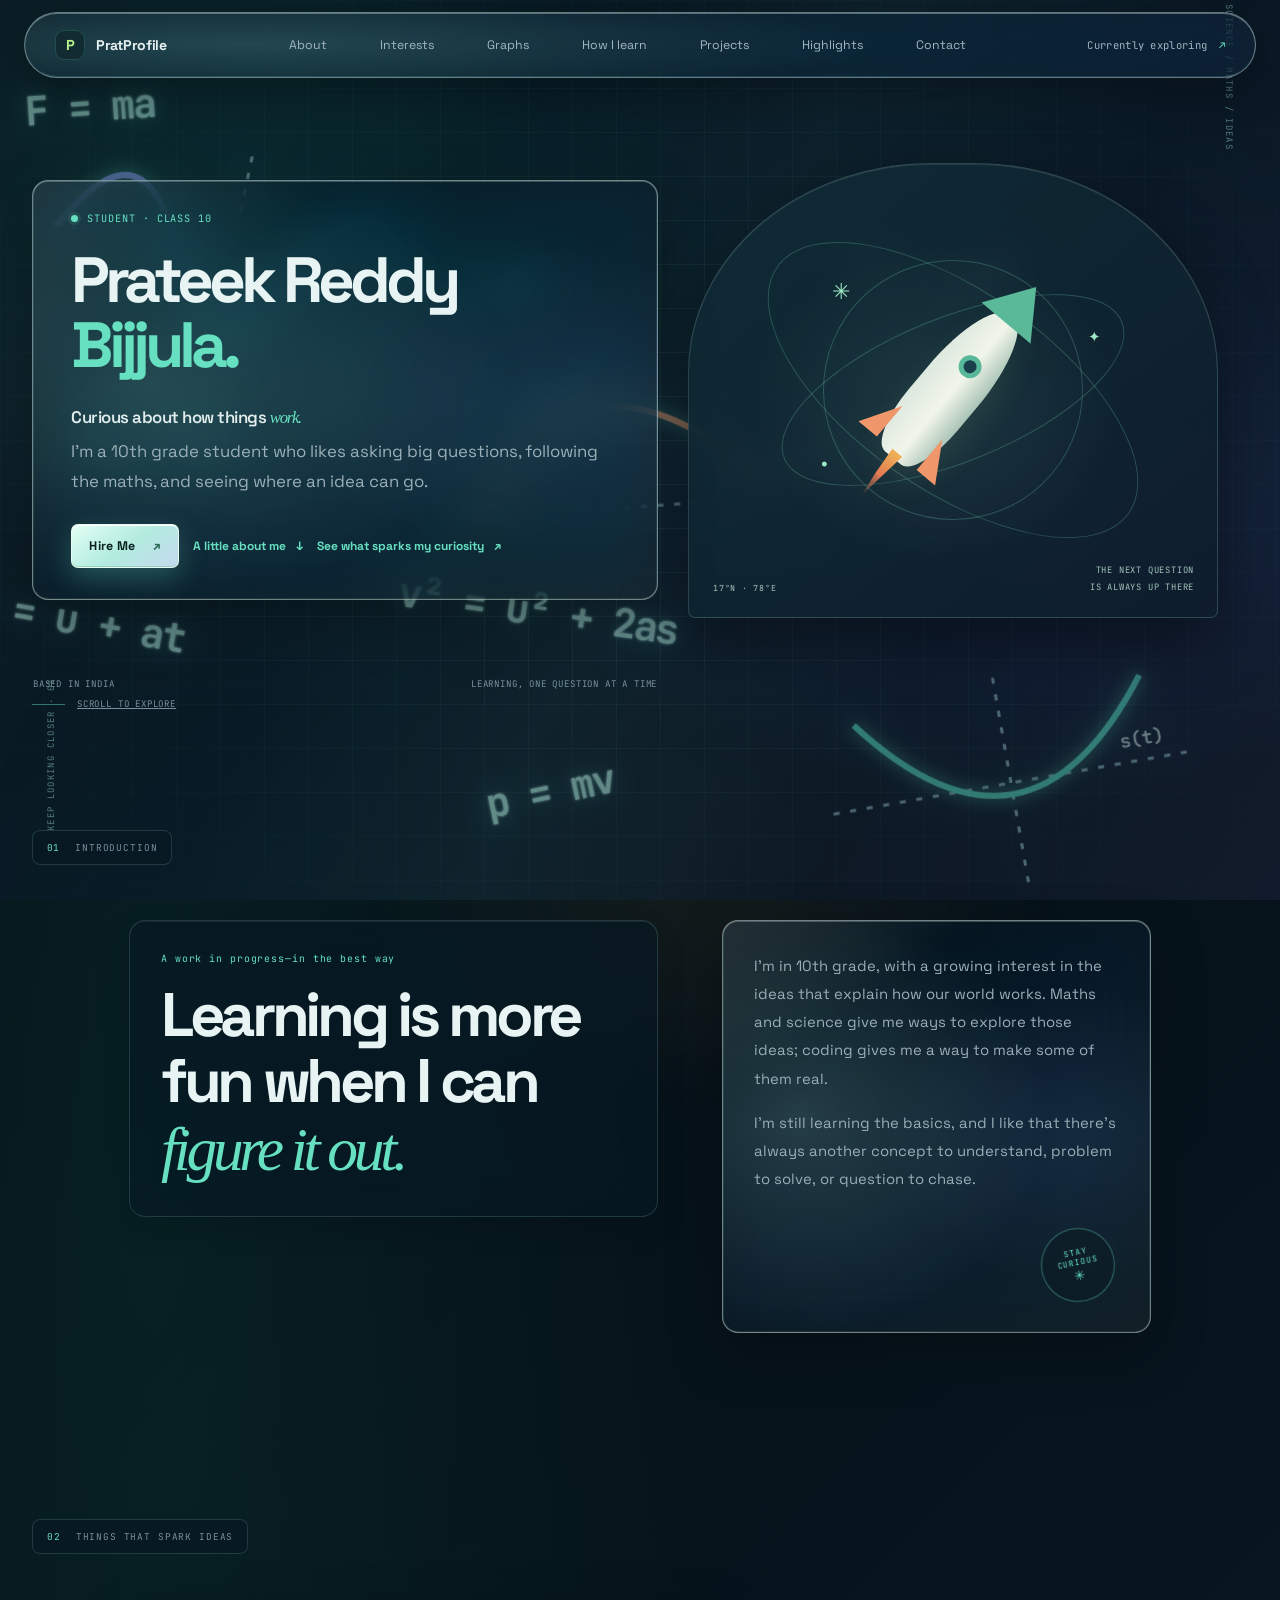
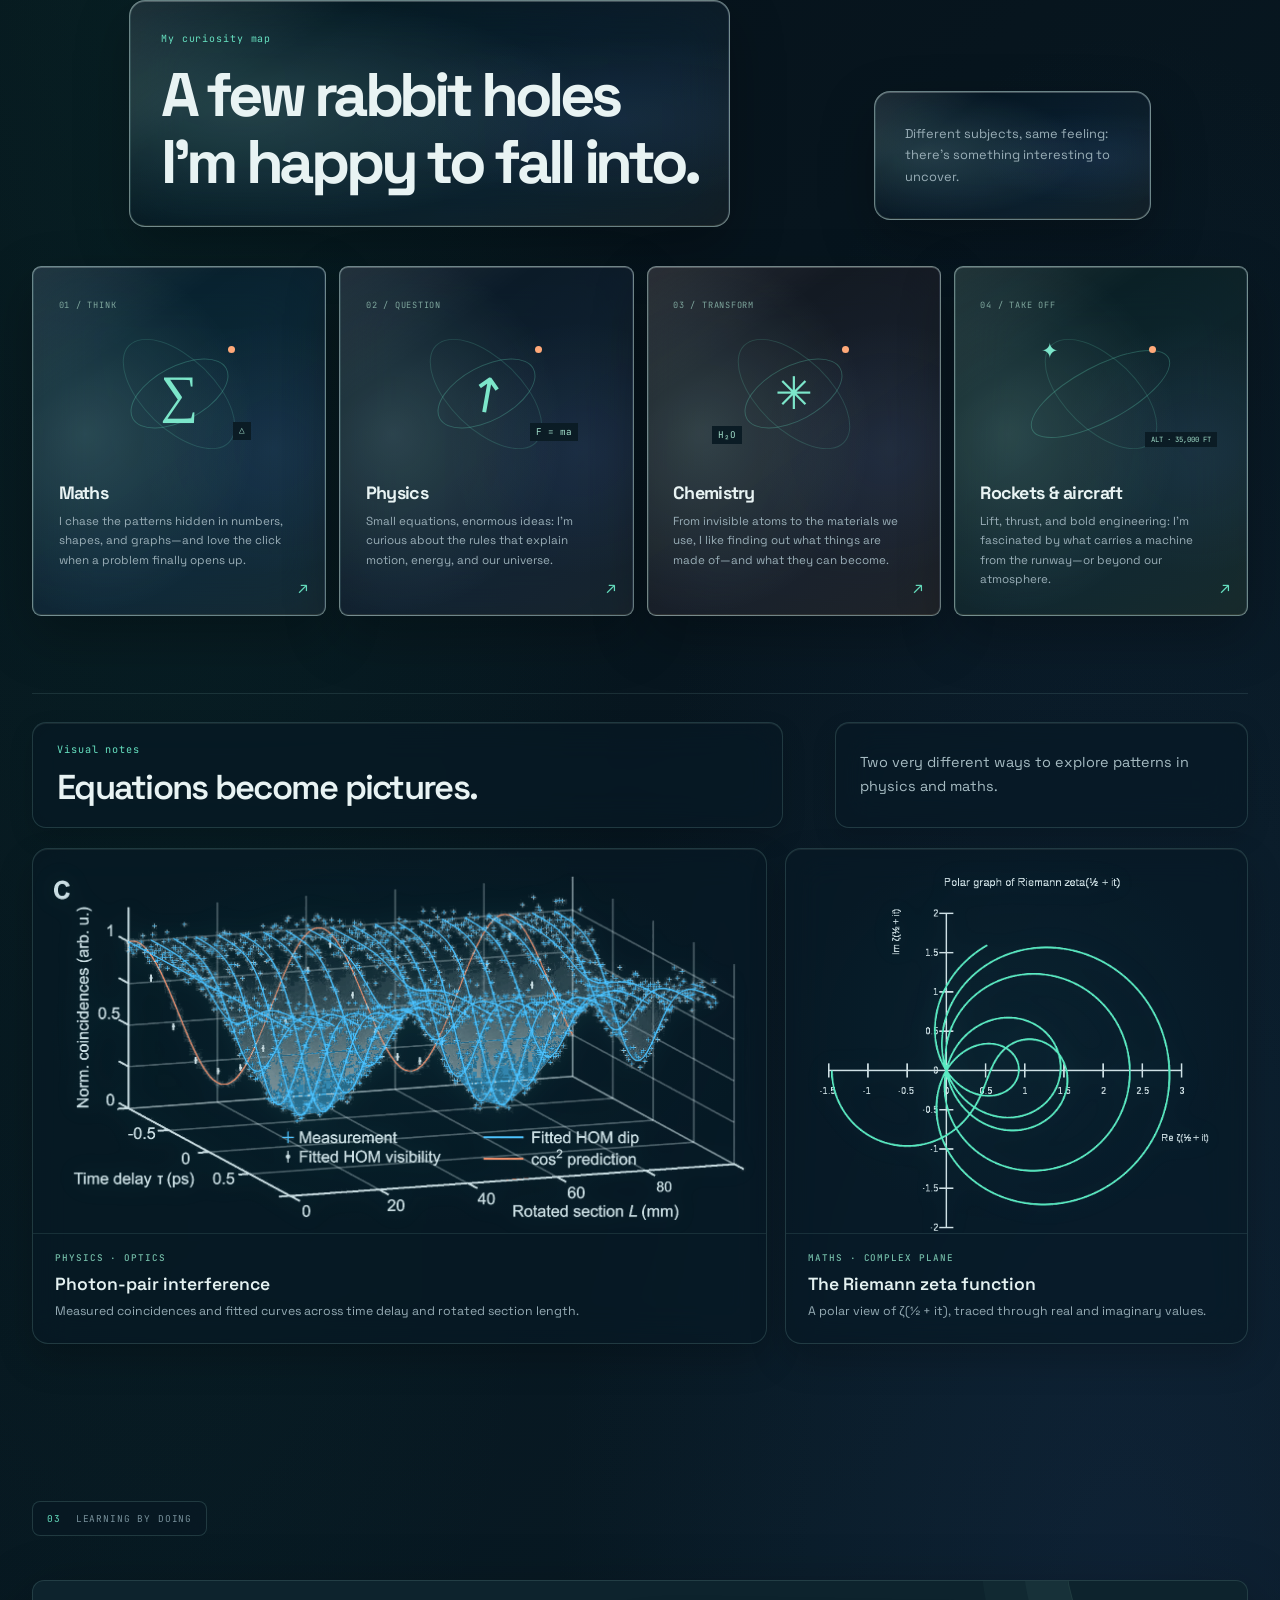
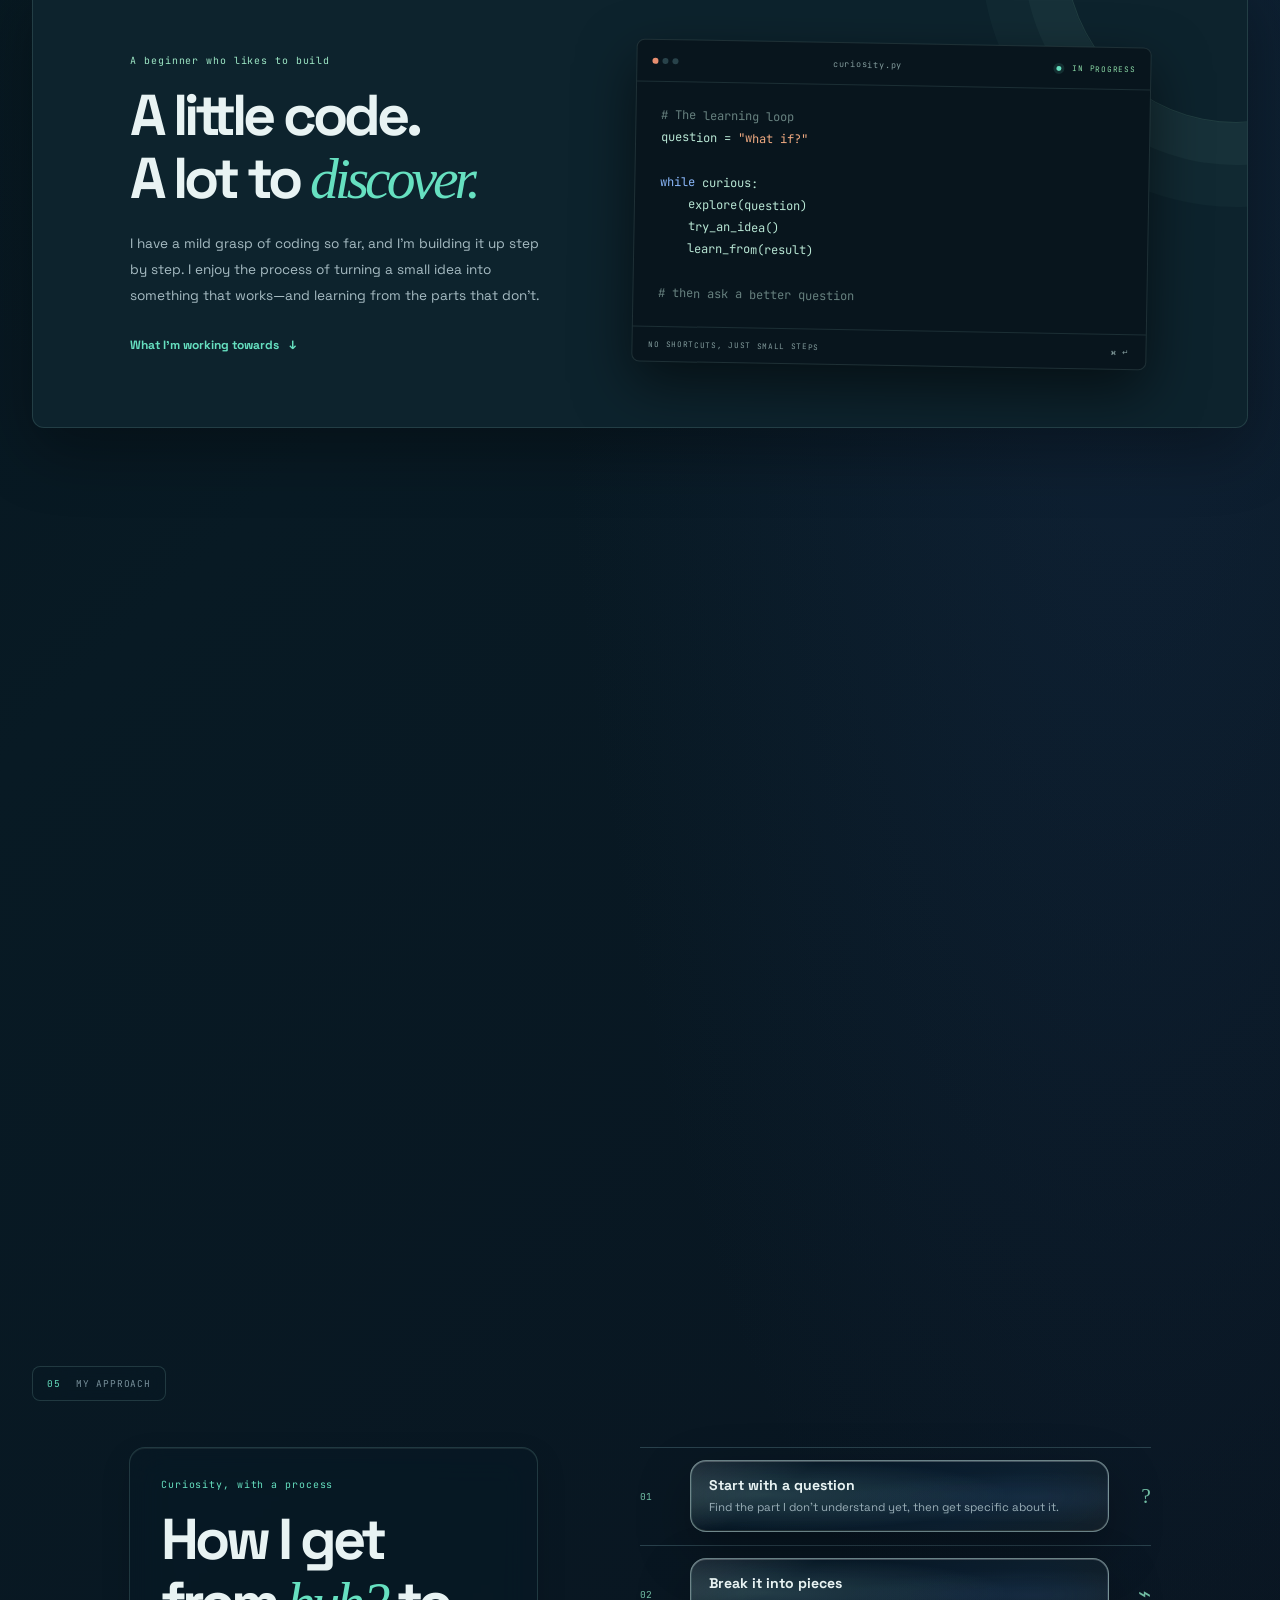
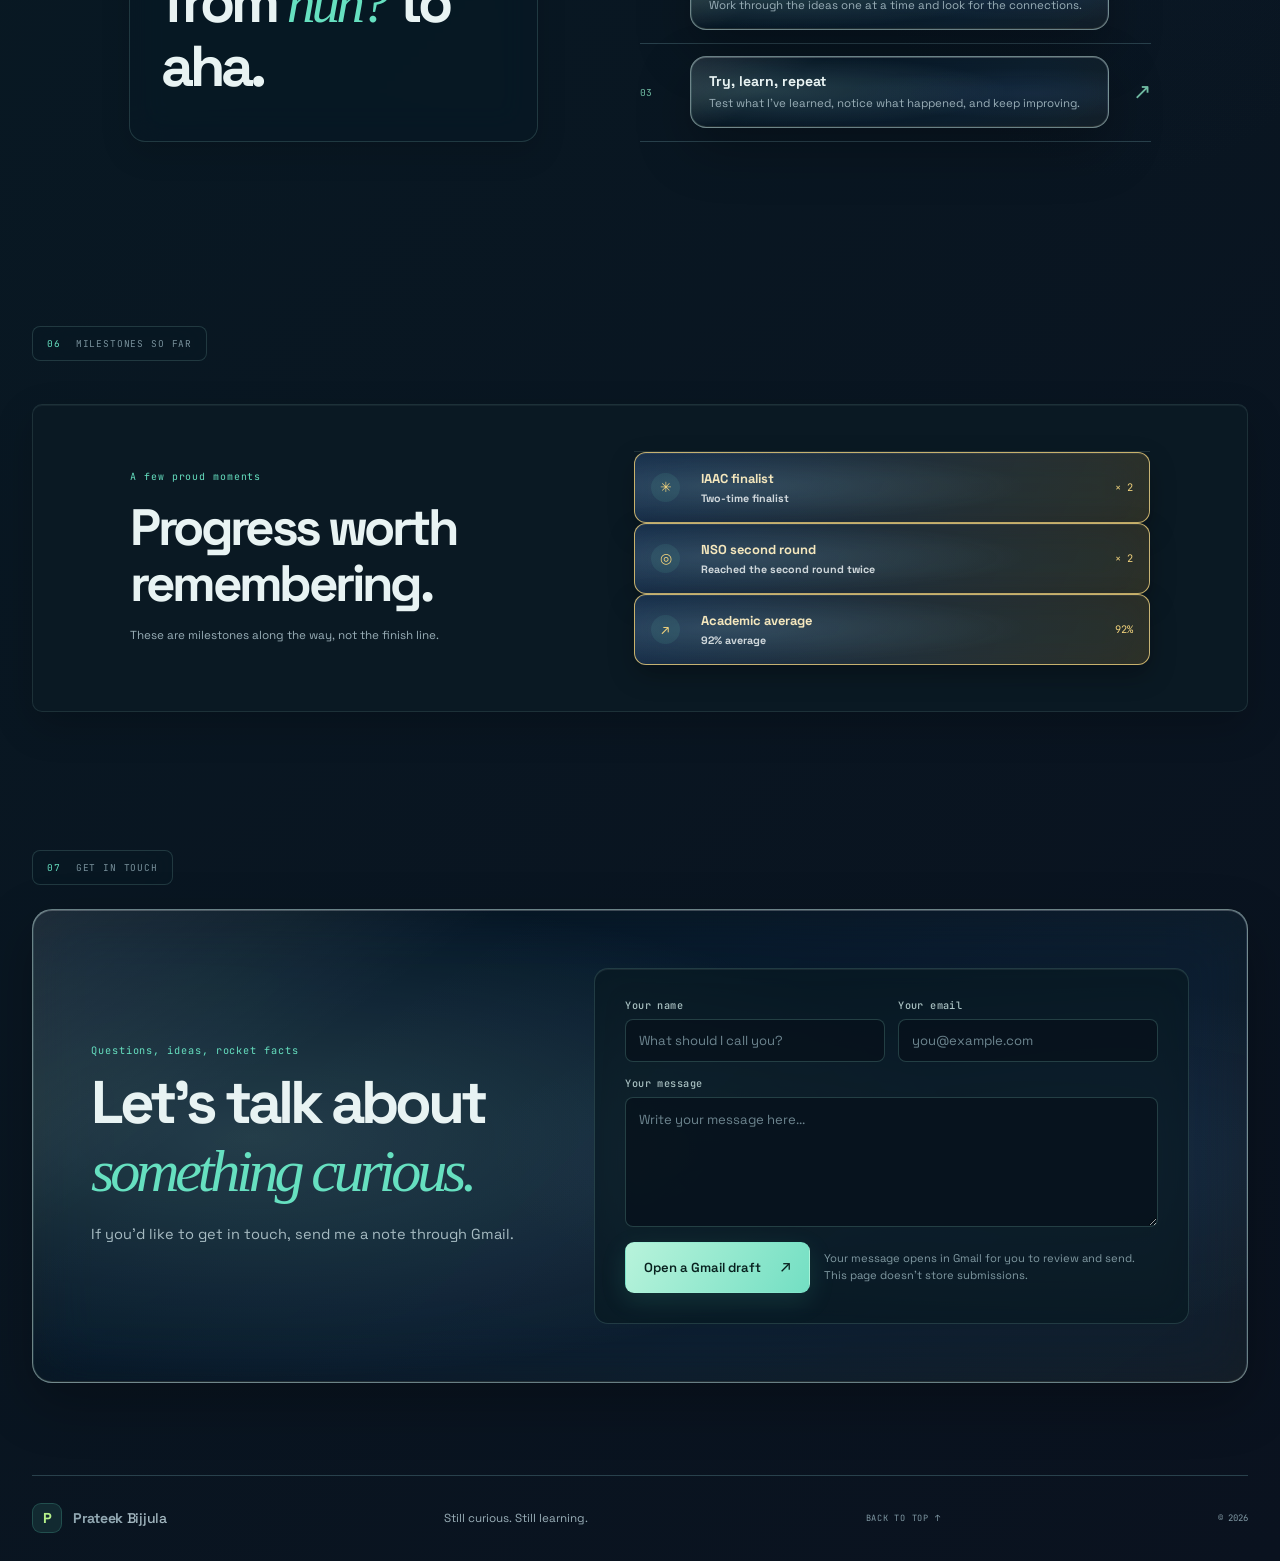
<file: index.html>
<!DOCTYPE html>
<html lang="en">
  <head>
    <meta charset="UTF-8" />
    <meta name="viewport" content="width=device-width, initial-scale=1.0" />
    <meta name="theme-color" content="#07131d" />
    <meta name="description" content="Meet Prateek Reddy Bijjula, a 10th grade student curious about maths, science, coding, rockets and aircraft." />
    <title>About Prateek | Student, maker &amp; curious mind</title>
    <link rel="preconnect" href="https://fonts.googleapis.com" />
    <link rel="preconnect" href="https://fonts.gstatic.com" crossorigin />
    <link href="https://fonts.googleapis.com/css2?family=JetBrains+Mono:wght@400;500;600;700&family=Space+Grotesk:wght@400;500;600;700&display=swap" rel="stylesheet" />
    <link rel="stylesheet" href="style.css" />
    <link rel="stylesheet" href="theme.css" />
  </head>
  <body>
    <div class="equation-wall" aria-hidden="true">
      <span class="wall-formula formula-one">F = ma</span>
      <span class="wall-formula formula-two">E = mc²</span>
      <span class="wall-formula formula-three">s = ut + ½at²</span>
      <span class="wall-formula formula-four">v = u + at</span>
      <span class="wall-formula formula-five">p = mv</span>
      <span class="wall-formula formula-six">PV = nRT</span>
      <span class="wall-formula formula-seven">W = Fs</span>
      <span class="wall-formula formula-eight">v² = u² + 2as</span>
      <svg class="wall-graph graph-one" viewBox="0 0 260 160"><path class="graph-axis" d="M12 80H248 M130 10V150"/><path class="graph-curve curve-parabola" d="M35 25 Q130 150 225 25"/><text x="205" y="70">s(t)</text></svg>
      <svg class="wall-graph graph-two" viewBox="0 0 260 160"><path class="graph-axis" d="M12 80H248 M130 10V150"/><path class="graph-curve curve-sine" d="M15 80 C42 25 68 25 95 80 S148 135 175 80 S228 25 245 60"/><text x="203" y="122">v(t)</text></svg>
      <svg class="wall-graph graph-three" viewBox="0 0 260 160"><path class="graph-axis" d="M12 130H248 M35 10V150"/><path class="graph-curve curve-flight" d="M35 128 Q115 -2 235 128"/><text x="199" y="115">projectile path</text></svg>
      <span class="wall-coordinate coordinate-one">SCIENCE / MATHS / IDEAS</span>
      <span class="wall-coordinate coordinate-two">KEEP LOOKING CLOSER · 01</span>
    </div>
    <header class="topbar">
      <a class="brand" href="#home" aria-label="PratProfile home"><span class="brand-mark">P</span><span>PratProfile</span></a>
      <nav class="nav" aria-label="Main navigation">
        <a href="#about">About</a><a href="#curiosity">Interests</a><a href="#graphs">Graphs</a><a href="#learning">How I learn</a><a href="#projects">Projects</a><a href="#highlights">Highlights</a><a href="#contact">Contact</a>
      </nav>
      <a class="nav-note" href="#curiosity">Currently exploring <span>↗</span></a>
    </header>

    <main id="home">
      <section class="hero" aria-labelledby="hero-title">
        <div class="hero-copy">
          <p class="eyebrow"><span class="status-dot"></span> STUDENT · CLASS 10</p>
          <h1 id="hero-title">Prateek Reddy<br /><span class="name-last">Bijjula.</span></h1>
          <p class="hero-intro"><span class="hero-mantra">Curious about how things <span class="accent-word">work.</span></span><br />I’m a 10th grade student who likes asking big questions, following the maths, and seeing where an idea can go.</p>
          <div class="hero-actions"><a class="button button-primary hire-button" href="#contact-name">Hire Me <span>↗</span></a><a class="text-link" href="#about">A little about me <span>↓</span></a><a class="text-link" href="#curiosity">See what sparks my curiosity <span>↗</span></a></div>
          <div class="hero-foot"><span>BASED IN INDIA</span><span>LEARNING, ONE QUESTION AT A TIME</span></div>
        </div>
        <div class="hero-art" aria-label="Illustration of a paper rocket among orbit lines and stars">
          <div class="art-topline"><span>FIELD NOTES</span><span>01 / ∞</span></div>
          <div class="orbit orbit-one"></div><div class="orbit orbit-two"></div><div class="orbit orbit-three"></div>
          <div class="star star-one">✳</div><div class="star star-two">✦</div><div class="star star-three">·</div>
          <div class="rocket"><span class="rocket-window"></span><span class="rocket-fin fin-left"></span><span class="rocket-fin fin-right"></span><span class="rocket-flame"></span></div>
          <div class="art-caption"><span>THE NEXT QUESTION</span><span>IS ALWAYS UP THERE</span></div>
          <span class="art-coordinate">17°N · 78°E</span>
        </div>
        <a class="scroll-cue" href="#about"><span class="scroll-line"></span> SCROLL TO EXPLORE</a>
      </section>

      <section class="about section" id="about" aria-labelledby="about-title">
        <div class="section-index"><span>01</span><span>INTRODUCTION</span></div>
        <div class="about-layout">
          <div><p class="eyebrow">A work in progress—in the best way</p><h2 id="about-title">Learning is more fun when I can <span class="serif-accent">figure it out.</span></h2></div>
          <div class="about-copy"><p>I’m in 10th grade, with a growing interest in the ideas that explain how our world works. Maths and science give me ways to explore those ideas; coding gives me a way to make some of them real.</p><p>I’m still learning the basics, and I like that there’s always another concept to understand, problem to solve, or question to chase.</p><div class="about-stamp"><span>STAY</span><span>CURIOUS</span><span class="stamp-star">✳</span></div></div>
        </div>
      </section>

      <section class="curiosity section" id="curiosity" aria-labelledby="curiosity-title">
        <div class="section-index"><span>02</span><span>THINGS THAT SPARK IDEAS</span></div>
        <div class="section-heading-row"><div><p class="eyebrow">My curiosity map</p><h2 id="curiosity-title">A few rabbit holes<br />I’m happy to fall into.</h2></div><p class="section-aside">Different subjects, same feeling: there’s something interesting to uncover.</p></div>
        <div class="interest-grid">
          <a class="interest-card interest-math" href="subjects/maths.html"><span class="card-number">01 / THINK</span><div class="interest-illustration math-illustration" aria-hidden="true"><span>∑</span><i></i><b>△</b></div><h3>Maths</h3><p>I chase the patterns hidden in numbers, shapes, and graphs—and love the click when a problem finally opens up.</p><span class="card-arrow">↗</span></a>
          <a class="interest-card interest-physics" href="subjects/physics.html"><span class="card-number">02 / QUESTION</span><div class="interest-illustration physics-illustration" aria-hidden="true"><span>↗</span><i></i><b>F = ma</b></div><h3>Physics</h3><p>Small equations, enormous ideas: I’m curious about the rules that explain motion, energy, and our universe.</p><span class="card-arrow">↗</span></a>
          <a class="interest-card interest-chemistry" href="subjects/chemistry.html"><span class="card-number">03 / TRANSFORM</span><div class="interest-illustration chemistry-illustration" aria-hidden="true"><span>✳</span><i></i><b>H₂O</b></div><h3>Chemistry</h3><p>From invisible atoms to the materials we use, I like finding out what things are made of—and what they can become.</p><span class="card-arrow">↗</span></a>
          <a class="interest-card interest-flight" href="subjects/rockets-aircraft.html"><span class="card-number">04 / TAKE OFF</span><div class="interest-illustration flight-illustration" aria-hidden="true"><span>✦</span><i></i><b>ALT · 35,000 FT</b></div><h3>Rockets &amp; aircraft</h3><p>Lift, thrust, and bold engineering: I’m fascinated by what carries a machine from the runway—or beyond our atmosphere.</p><span class="card-arrow">↗</span></a>
        </div>
        <div class="graph-showcase" id="graphs">
          <div class="graph-showcase-heading"><div><p class="eyebrow">Visual notes</p><h3>Equations become pictures.</h3></div><p>Two very different ways to explore patterns in physics and maths.</p></div>
          <div class="graph-gallery">
            <figure class="graph-card graph-card-wide">
              <div class="graph-art"><img src="assets/photon-interference.png" alt="Three-dimensional photon-pair interference plot with measurement points and fitted curves" loading="lazy" /></div>
              <figcaption><span>PHYSICS · OPTICS</span><strong>Photon-pair interference</strong><p>Measured coincidences and fitted curves across time delay and rotated section length.</p></figcaption>
            </figure>
            <figure class="graph-card">
              <div class="graph-art"><img src="assets/riemann-zeta-polar.png" alt="Polar plot of the Riemann zeta function along the one-half plus i t line in the complex plane" loading="lazy" /></div>
              <figcaption><span>MATHS · COMPLEX PLANE</span><strong>The Riemann zeta function</strong><p>A polar view of ζ(½ + it), traced through real and imaginary values.</p></figcaption>
            </figure>
          </div>
        </div>
      </section>

      <section class="learning section" id="learning" aria-labelledby="learning-title">
        <div class="section-index"><span>03</span><span>LEARNING BY DOING</span></div>
        <div class="learning-panel"><div class="learning-copy"><p class="eyebrow">A beginner who likes to build</p><h2 id="learning-title">A little code.<br />A lot to <span class="serif-accent">discover.</span></h2><p>I have a mild grasp of coding so far, and I’m building it up step by step. I enjoy the process of turning a small idea into something that works—and learning from the parts that don’t.</p><a class="text-link" href="#highlights">What I’m working towards <span>↓</span></a></div><div class="code-card" aria-label="A small illustrative code snippet"><div class="code-toolbar"><span class="window-dots"><i></i><i></i><i></i></span><span>curiosity.py</span><span class="code-live"><i></i> IN PROGRESS</span></div><pre><span class="code-muted"># The learning loop</span>
question = <span class="code-string">"what if?"</span>

<span class="code-keyword">while</span> curious:
    explore(question)
    try_an_idea()
    learn_from(result)

<span class="code-muted"># then ask a better question</span></pre><div class="code-card-footer"><span>NO SHORTCUTS, JUST SMALL STEPS</span><span>⌘ ↵</span></div></div></div>
      </section>

      <section class="projects section" id="projects" aria-labelledby="projects-title">
        <div class="section-index"><span>04</span><span>THINGS I’VE MADE</span></div>
        <div class="section-heading-row project-heading"><div><p class="eyebrow">Projects</p><h2 id="projects-title">Ideas that made<br />it out of my head.</h2></div><p class="section-aside">A couple of projects I’m glad to share. Take a look around.</p></div>
        <div class="project-grid">
          <article class="project-card mindful-project"><div class="project-card-top"><span class="project-chip">01 · WEB PROJECT</span><span class="project-symbol">✳</span></div><div><h3>Mindful</h3><p>A web project shaped around mindful moments. Step inside and explore the live experience.</p></div><a class="project-link" href="https://mindful.ashwinchoudhury.me/" target="_blank" rel="noopener noreferrer">Explore Mindful <span>↗</span></a></article>
          <article class="project-card site-project"><div class="project-card-top"><span class="project-chip">02 · PERSONAL SITE</span><span class="project-symbol">↗</span></div><div><h3>PratProfile</h3><p>My corner of the web: a place for the ideas I’m learning, building, and curious enough to chase.</p></div><a class="project-link" href="#home">You’re here <span>↑</span></a></article>
        </div>
      </section>

      <section class="approach section" aria-labelledby="approach-title">
        <div class="section-index"><span>05</span><span>MY APPROACH</span></div>
        <div class="approach-layout"><div><p class="eyebrow">Curiosity, with a process</p><h2 id="approach-title">How I get<br />from <span class="serif-accent">huh?</span> to aha.</h2></div><div class="steps"><article class="step"><span class="step-number">01</span><div><h3>Start with a question</h3><p>Find the part I don’t understand yet, then get specific about it.</p></div><span class="step-symbol">?</span></article><article class="step"><span class="step-number">02</span><div><h3>Break it into pieces</h3><p>Work through the ideas one at a time and look for the connections.</p></div><span class="step-symbol">⌁</span></article><article class="step"><span class="step-number">03</span><div><h3>Try, learn, repeat</h3><p>Test what I’ve learned, notice what happened, and keep improving.</p></div><span class="step-symbol">↗</span></article></div></div>
      </section>

      <section class="highlights section" id="highlights" aria-labelledby="highlights-title">
        <div class="section-index"><span>06</span><span>MILESTONES SO FAR</span></div>
        <div class="highlight-panel"><div><p class="eyebrow">A few proud moments</p><h2 id="highlights-title">Progress worth<br />remembering.</h2><p class="highlight-note">These are milestones along the way, not the finish line.</p></div><div class="highlight-list"><div class="highlight-item"><span class="highlight-icon">✳</span><div><strong>IAAC finalist</strong><span>Two-time finalist</span></div><span class="highlight-count">× 2</span></div><div class="highlight-item"><span class="highlight-icon">◎</span><div><strong>NSO second round</strong><span>Reached the second round twice</span></div><span class="highlight-count">× 2</span></div><div class="highlight-item"><span class="highlight-icon">↗</span><div><strong>Academic average</strong><span>92% average</span></div><span class="highlight-count">92%</span></div></div></div>
      </section>
      <section class="contact section" id="contact" aria-labelledby="contact-title">
        <div class="section-index"><span>07</span><span>GET IN TOUCH</span></div>
        <div class="contact-card">
          <div class="contact-copy"><p class="eyebrow">Questions, ideas, rocket facts</p><h2 id="contact-title">Let’s talk about<br /><span class="serif-accent">something curious.</span></h2><p>If you’d like to get in touch, send me a note through Gmail.</p></div>
          <form class="contact-form" id="contact-form">
            <div class="contact-fields-row">
              <div class="contact-field"><label for="contact-name">Your name</label><input id="contact-name" name="name" type="text" autocomplete="name" required maxlength="100" placeholder="What should I call you?" /></div>
              <div class="contact-field"><label for="contact-email">Your email</label><input id="contact-email" name="email" type="email" autocomplete="email" required maxlength="254" placeholder="you@example.com" /></div>
            </div>
            <div class="contact-field"><label for="contact-message">Your message</label><textarea id="contact-message" name="message" rows="5" required maxlength="3000" placeholder="Write your message here..."></textarea></div>
            <div class="contact-submit-row"><button class="gmail-link" type="submit">Open a Gmail draft <span>↗</span></button><p class="contact-note" id="contact-note">Your message opens in Gmail for you to review and send. This page doesn’t store submissions.</p></div>
          </form>
        </div>
      </section>
      <footer class="footer"><a class="brand" href="#home"><span class="brand-mark">P</span><span>Prateek <span class="brand-last">Bijjula</span></span></a><p>Still curious. Still learning.</p><a class="back-top" href="#home">BACK TO TOP ↑</a><span class="footer-year">© <span id="year"></span></span></footer>
    </main>
    <script src="script.js"></script>
  </body>
</html>
</file>
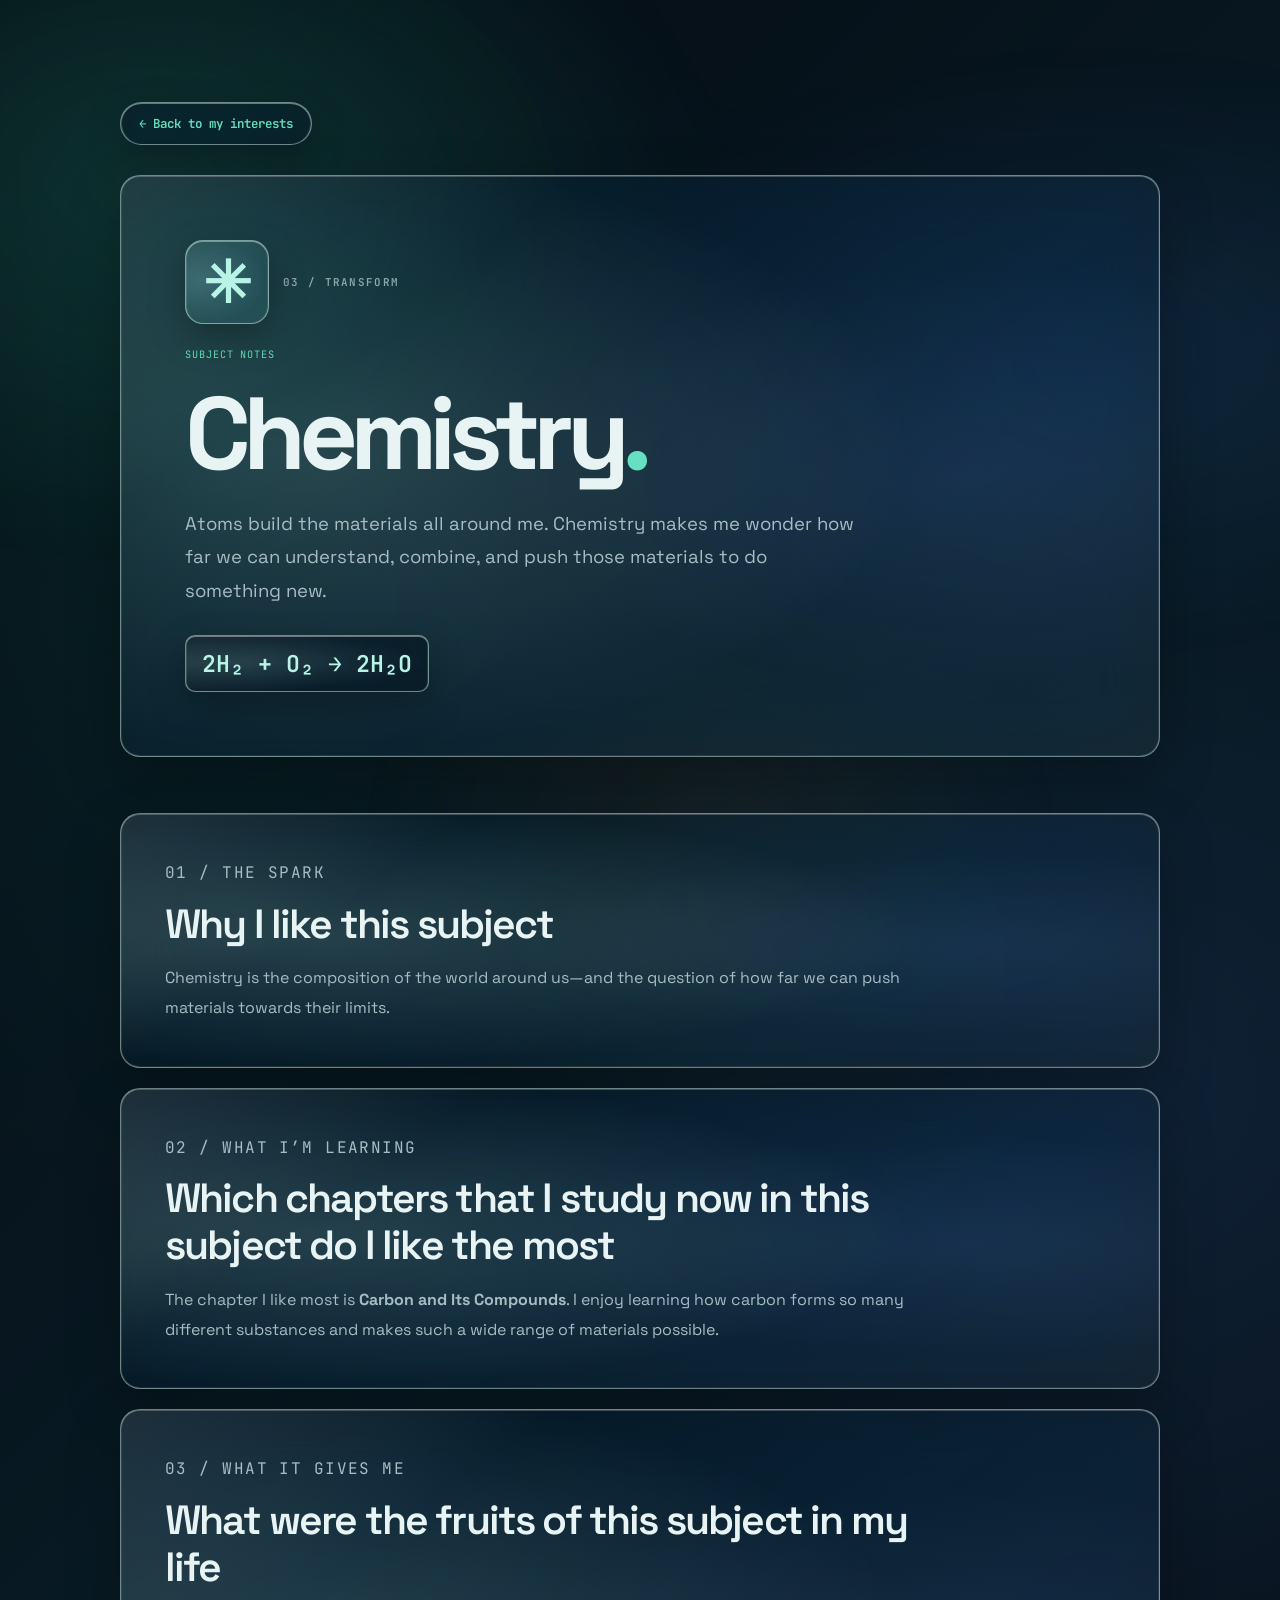
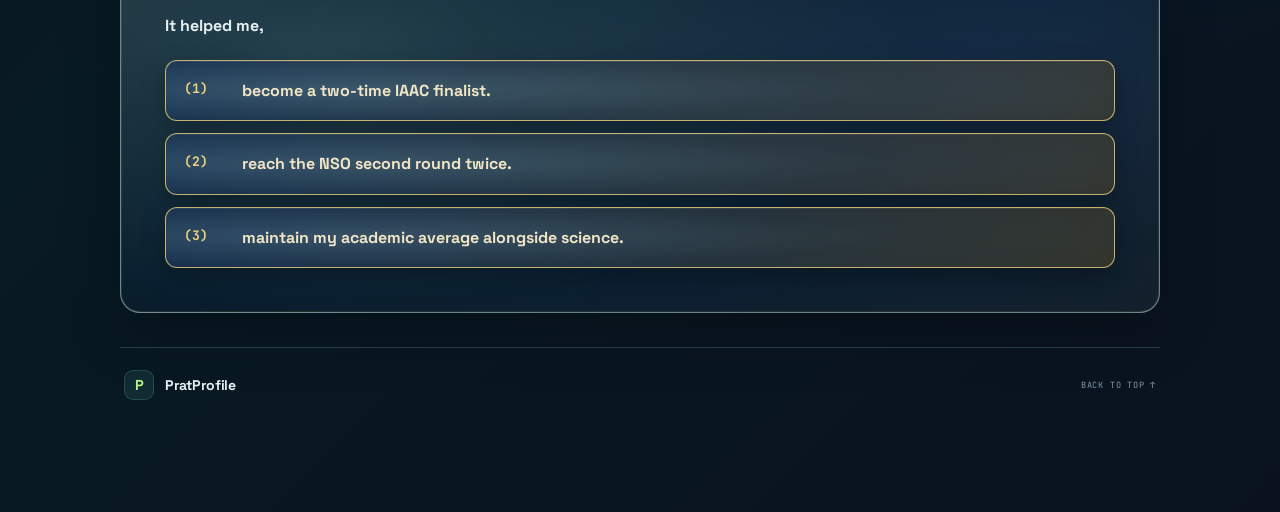
<file: subjects/chemistry.html>
<!doctype html>
<html lang="en">
<head>
  <meta charset="utf-8" />
  <meta name="viewport" content="width=device-width, initial-scale=1" />
  <meta name="theme-color" content="#07131d" />
  <title>Chemistry | PratProfile</title>
  <link rel="preconnect" href="https://fonts.googleapis.com" />
  <link rel="preconnect" href="https://fonts.gstatic.com" crossorigin />
  <link href="https://fonts.googleapis.com/css2?family=JetBrains+Mono:wght@400;500;600;700&family=Space+Grotesk:wght@400;500;600;700&display=swap" rel="stylesheet" />
  <link rel="stylesheet" href="../style.css" />
  <link rel="stylesheet" href="../theme.css" />
</head>
<body>
  <main class="subject-page">
    <a class="subject-back" href="../index.html#curiosity">← Back to my interests</a>
    <header class="subject-hero"><div class="subject-symbol" aria-label="Chemistry symbol"><span class="subject-symbol-mark">✳</span><span class="subject-symbol-label">03 / TRANSFORM</span></div><p class="eyebrow">SUBJECT NOTES</p><h1>Chemistry<span>.</span></h1><p class="subject-lede">Atoms build the materials all around me. Chemistry makes me wonder how far we can understand, combine, and push those materials to do something new.</p><div class="subject-equation" aria-label="A chemistry equation">2H₂ + O₂ → 2H₂O</div></header>
    <div class="subject-sections">
      <section class="subject-section"><p class="eyebrow">01 / THE SPARK</p><h2>Why I like this subject</h2><p>Chemistry is the composition of the world around us—and the question of how far we can push materials towards their limits.</p></section>
      <section class="subject-section"><p class="eyebrow">02 / WHAT I’M LEARNING</p><h2>Which chapters that I study now in this subject do I like the most</h2><p>The chapter I like most is <strong>Carbon and Its Compounds</strong>. I enjoy learning how carbon forms so many different substances and makes such a wide range of materials possible.</p></section>
      <section class="subject-section"><p class="eyebrow">03 / WHAT IT GIVES ME</p><h2>What were the fruits of this subject in my life</h2><p class="subject-results-lead">It helped me,</p><ol><li>become a two-time IAAC finalist.</li><li>reach the NSO second round twice.</li><li>maintain my academic average alongside science.</li></ol></section>
    </div>
    <footer class="subject-page-footer"><a class="brand" href="../index.html"><span class="brand-mark">P</span><span>PratProfile</span></a><a class="back-top" href="#top" onclick="window.scrollTo({top:0,behavior:'smooth'});return false;">BACK TO TOP ↑</a></footer>
  </main>
  <script src="../script.js"></script>
</body>
</html>
</file>
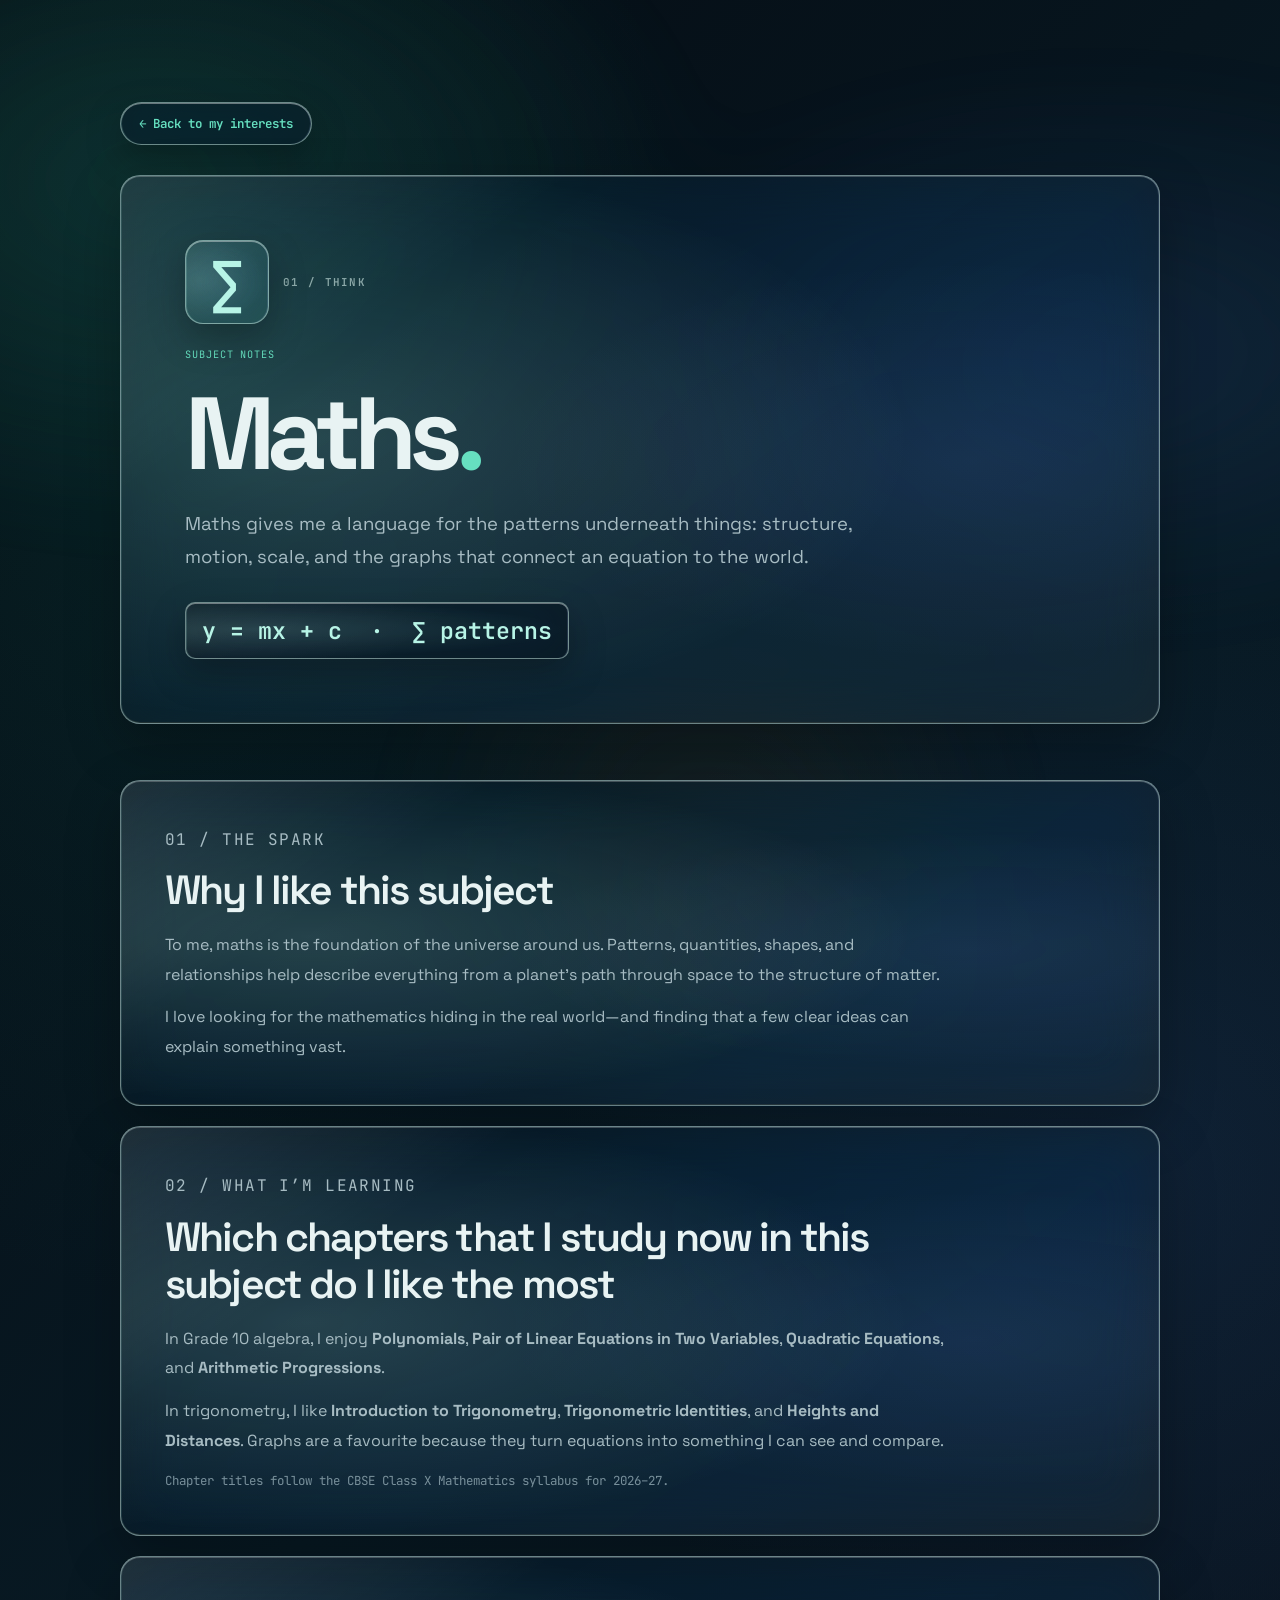
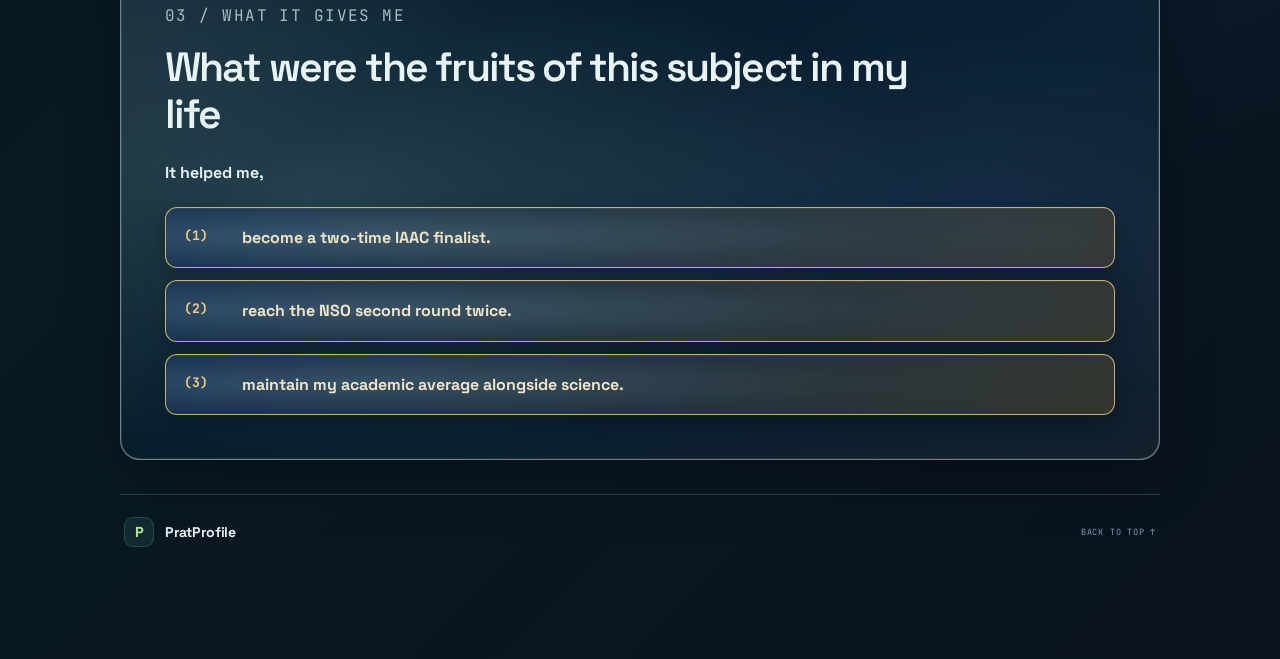
<file: subjects/maths.html>
<!doctype html>
<html lang="en">
<head>
  <meta charset="utf-8" />
  <meta name="viewport" content="width=device-width, initial-scale=1" />
  <meta name="theme-color" content="#07131d" />
  <title>Maths | PratProfile</title>
  <link rel="preconnect" href="https://fonts.googleapis.com" />
  <link rel="preconnect" href="https://fonts.gstatic.com" crossorigin />
  <link href="https://fonts.googleapis.com/css2?family=JetBrains+Mono:wght@400;500;600;700&family=Space+Grotesk:wght@400;500;600;700&display=swap" rel="stylesheet" />
  <link rel="stylesheet" href="../style.css" />
  <link rel="stylesheet" href="../theme.css" />
</head>
<body>
  <main class="subject-page">
    <a class="subject-back" href="../index.html#curiosity">← Back to my interests</a>
    <header class="subject-hero"><div class="subject-symbol" aria-label="Maths symbol"><span class="subject-symbol-mark">∑</span><span class="subject-symbol-label">01 / THINK</span></div><p class="eyebrow">SUBJECT NOTES</p><h1>Maths<span>.</span></h1><p class="subject-lede">Maths gives me a language for the patterns underneath things: structure, motion, scale, and the graphs that connect an equation to the world.</p><div class="subject-equation" aria-label="A mathematical equation">y = mx + c &nbsp;·&nbsp; ∑ patterns</div></header>
    <div class="subject-sections">
      <section class="subject-section"><p class="eyebrow">01 / THE SPARK</p><h2>Why I like this subject</h2><p>To me, maths is the foundation of the universe around us. Patterns, quantities, shapes, and relationships help describe everything from a planet’s path through space to the structure of matter.</p><p>I love looking for the mathematics hiding in the real world—and finding that a few clear ideas can explain something vast.</p></section>
      <section class="subject-section"><p class="eyebrow">02 / WHAT I’M LEARNING</p><h2>Which chapters that I study now in this subject do I like the most</h2><p>In Grade 10 algebra, I enjoy <strong>Polynomials</strong>, <strong>Pair of Linear Equations in Two Variables</strong>, <strong>Quadratic Equations</strong>, and <strong>Arithmetic Progressions</strong>.</p><p>In trigonometry, I like <strong>Introduction to Trigonometry</strong>, <strong>Trigonometric Identities</strong>, and <strong>Heights and Distances</strong>. Graphs are a favourite because they turn equations into something I can see and compare.</p><p class="subject-chapter-note">Chapter titles follow the CBSE Class X Mathematics syllabus for 2026–27.</p></section>
      <section class="subject-section"><p class="eyebrow">03 / WHAT IT GIVES ME</p><h2>What were the fruits of this subject in my life</h2><p class="subject-results-lead">It helped me,</p><ol><li>become a two-time IAAC finalist.</li><li>reach the NSO second round twice.</li><li>maintain my academic average alongside science.</li></ol></section>
    </div>
    <footer class="subject-page-footer"><a class="brand" href="../index.html"><span class="brand-mark">P</span><span>PratProfile</span></a><a class="back-top" href="#top" onclick="window.scrollTo({top:0,behavior:'smooth'});return false;">BACK TO TOP ↑</a></footer>
  </main>
  <script src="../script.js"></script>
</body>
</html>
</file>
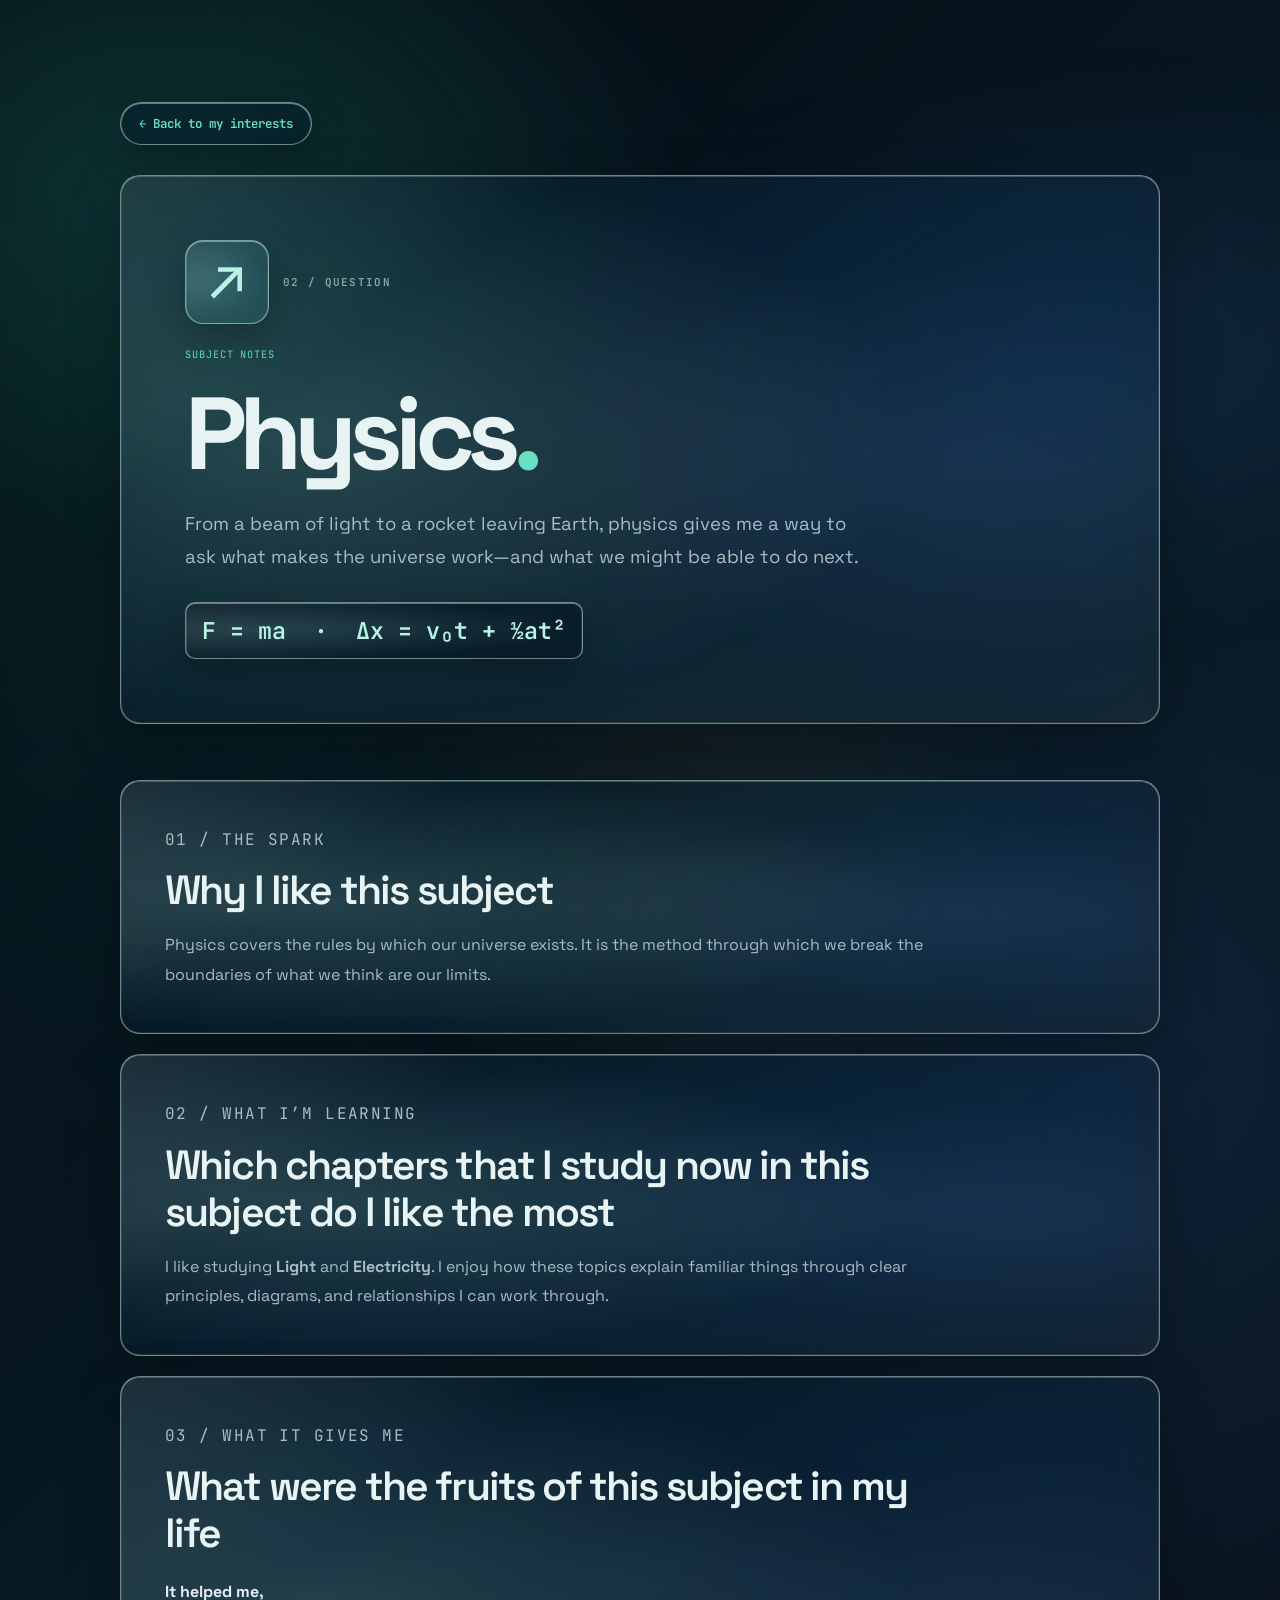
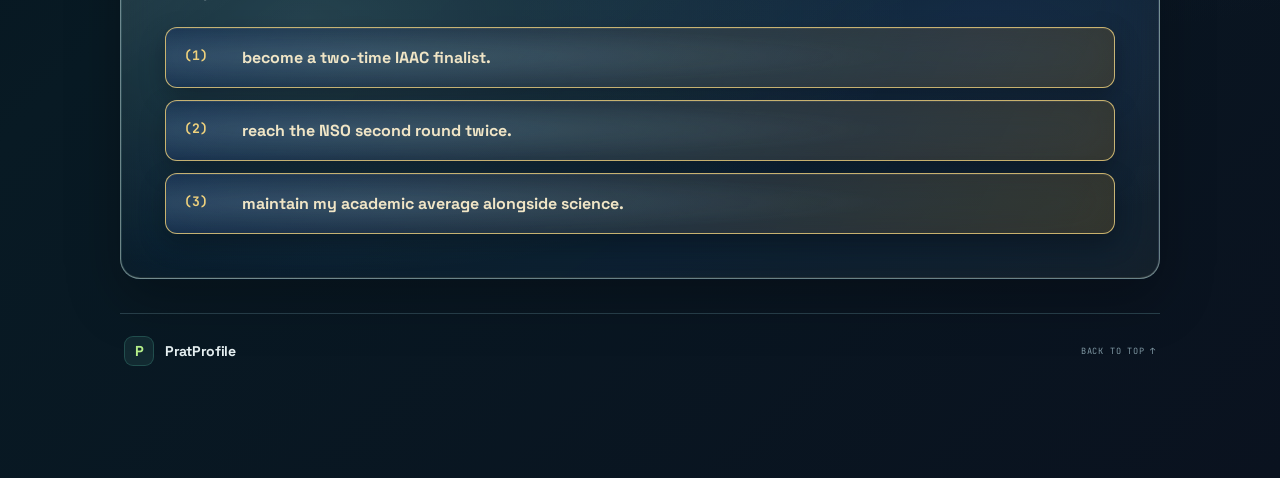
<file: subjects/physics.html>
<!doctype html>
<html lang="en">
<head>
  <meta charset="utf-8" />
  <meta name="viewport" content="width=device-width, initial-scale=1" />
  <meta name="theme-color" content="#07131d" />
  <title>Physics | PratProfile</title>
  <link rel="preconnect" href="https://fonts.googleapis.com" />
  <link rel="preconnect" href="https://fonts.gstatic.com" crossorigin />
  <link href="https://fonts.googleapis.com/css2?family=JetBrains+Mono:wght@400;500;600;700&family=Space+Grotesk:wght@400;500;600;700&display=swap" rel="stylesheet" />
  <link rel="stylesheet" href="../style.css" />
  <link rel="stylesheet" href="../theme.css" />
</head>
<body>
  <main class="subject-page">
    <a class="subject-back" href="../index.html#curiosity">← Back to my interests</a>
    <header class="subject-hero"><div class="subject-symbol" aria-label="Physics symbol"><span class="subject-symbol-mark">↗</span><span class="subject-symbol-label">02 / QUESTION</span></div><p class="eyebrow">SUBJECT NOTES</p><h1>Physics<span>.</span></h1><p class="subject-lede">From a beam of light to a rocket leaving Earth, physics gives me a way to ask what makes the universe work—and what we might be able to do next.</p><div class="subject-equation" aria-label="Newton's second law">F = ma &nbsp;·&nbsp; Δx = v₀t + ½at²</div></header>
    <div class="subject-sections">
      <section class="subject-section"><p class="eyebrow">01 / THE SPARK</p><h2>Why I like this subject</h2><p>Physics covers the rules by which our universe exists. It is the method through which we break the boundaries of what we think are our limits.</p></section>
      <section class="subject-section"><p class="eyebrow">02 / WHAT I’M LEARNING</p><h2>Which chapters that I study now in this subject do I like the most</h2><p>I like studying <strong>Light</strong> and <strong>Electricity</strong>. I enjoy how these topics explain familiar things through clear principles, diagrams, and relationships I can work through.</p></section>
      <section class="subject-section"><p class="eyebrow">03 / WHAT IT GIVES ME</p><h2>What were the fruits of this subject in my life</h2><p class="subject-results-lead">It helped me,</p><ol><li>become a two-time IAAC finalist.</li><li>reach the NSO second round twice.</li><li>maintain my academic average alongside science.</li></ol></section>
    </div>
    <footer class="subject-page-footer"><a class="brand" href="../index.html"><span class="brand-mark">P</span><span>PratProfile</span></a><a class="back-top" href="#top" onclick="window.scrollTo({top:0,behavior:'smooth'});return false;">BACK TO TOP ↑</a></footer>
  </main>
  <script src="../script.js"></script>
</body>
</html>
</file>
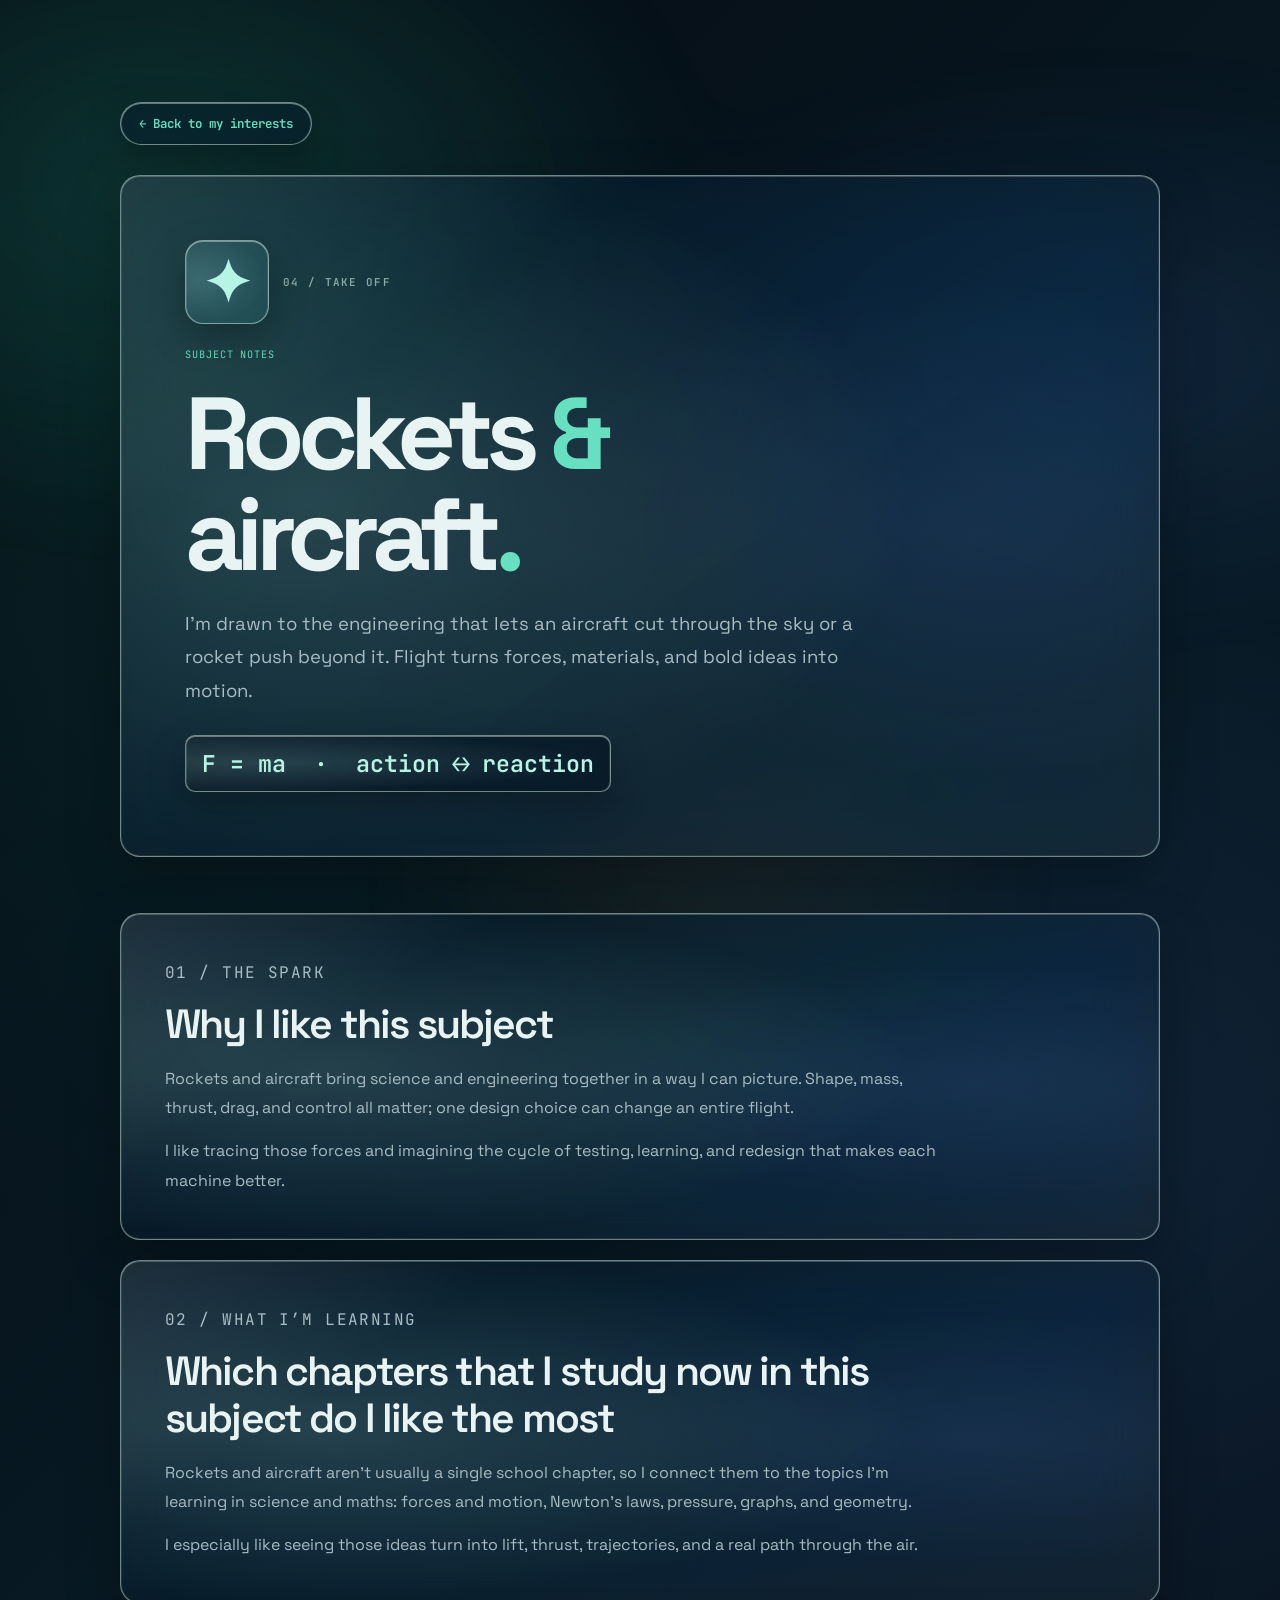
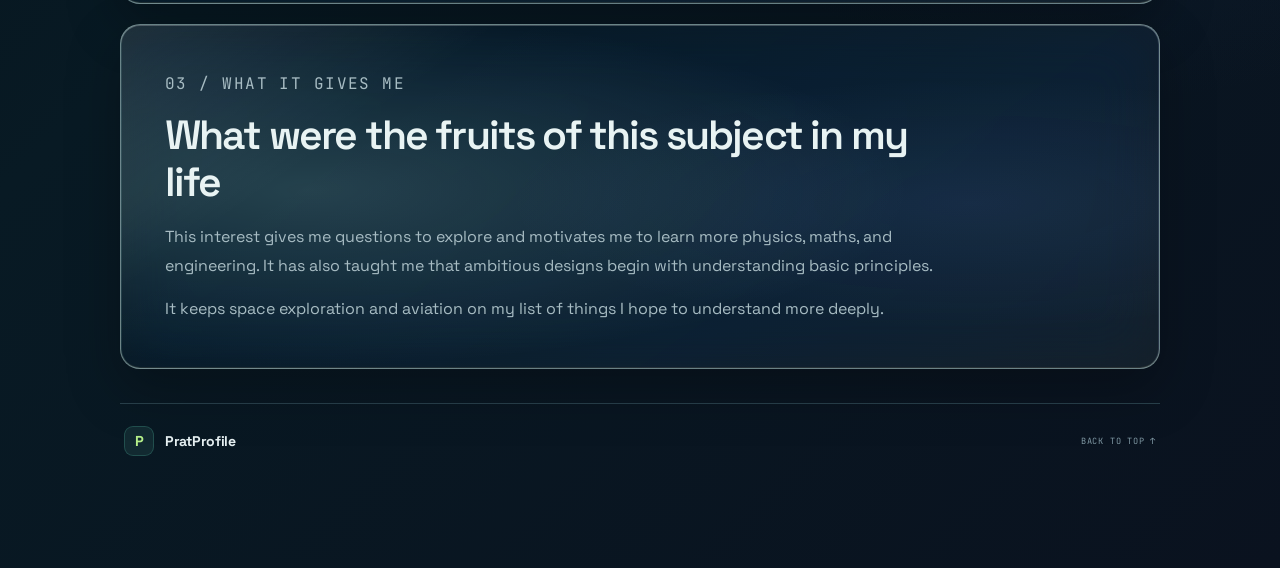
<file: subjects/rockets-aircraft.html>
<!doctype html>
<html lang="en">
<head>
  <meta charset="utf-8" />
  <meta name="viewport" content="width=device-width, initial-scale=1" />
  <meta name="theme-color" content="#07131d" />
  <title>Rockets &amp; Aircraft | PratProfile</title>
  <link rel="preconnect" href="https://fonts.googleapis.com" />
  <link rel="preconnect" href="https://fonts.gstatic.com" crossorigin />
  <link href="https://fonts.googleapis.com/css2?family=JetBrains+Mono:wght@400;500;600;700&family=Space+Grotesk:wght@400;500;600;700&display=swap" rel="stylesheet" />
  <link rel="stylesheet" href="../style.css" />
  <link rel="stylesheet" href="../theme.css" />
</head>
<body>
  <main class="subject-page">
    <a class="subject-back" href="../index.html#curiosity">← Back to my interests</a>
    <header class="subject-hero"><div class="subject-symbol" aria-label="Flight symbol"><span class="subject-symbol-mark">✦</span><span class="subject-symbol-label">04 / TAKE OFF</span></div><p class="eyebrow">SUBJECT NOTES</p><h1>Rockets <span>&amp;</span><br />aircraft<span>.</span></h1><p class="subject-lede">I’m drawn to the engineering that lets an aircraft cut through the sky or a rocket push beyond it. Flight turns forces, materials, and bold ideas into motion.</p><div class="subject-equation" aria-label="Newton's third law">F = ma &nbsp;·&nbsp; action ↔ reaction</div></header>
    <div class="subject-sections">
      <section class="subject-section"><p class="eyebrow">01 / THE SPARK</p><h2>Why I like this subject</h2><p>Rockets and aircraft bring science and engineering together in a way I can picture. Shape, mass, thrust, drag, and control all matter; one design choice can change an entire flight.</p><p>I like tracing those forces and imagining the cycle of testing, learning, and redesign that makes each machine better.</p></section>
      <section class="subject-section"><p class="eyebrow">02 / WHAT I’M LEARNING</p><h2>Which chapters that I study now in this subject do I like the most</h2><p>Rockets and aircraft aren’t usually a single school chapter, so I connect them to the topics I’m learning in science and maths: forces and motion, Newton’s laws, pressure, graphs, and geometry.</p><p>I especially like seeing those ideas turn into lift, thrust, trajectories, and a real path through the air.</p></section>
      <section class="subject-section"><p class="eyebrow">03 / WHAT IT GIVES ME</p><h2>What were the fruits of this subject in my life</h2><p>This interest gives me questions to explore and motivates me to learn more physics, maths, and engineering. It has also taught me that ambitious designs begin with understanding basic principles.</p><p>It keeps space exploration and aviation on my list of things I hope to understand more deeply.</p></section>
    </div>
    <footer class="subject-page-footer"><a class="brand" href="../index.html"><span class="brand-mark">P</span><span>PratProfile</span></a><a class="back-top" href="#top" onclick="window.scrollTo({top:0,behavior:'smooth'});return false;">BACK TO TOP ↑</a></footer>
  </main>
  <script src="../script.js"></script>
</body>
</html>
</file>
<file: style.css>
:root{--paper:#f4f6f2;--ink:#172723;--muted:#64726c;--green:#286654;--lime:#d9ed9c;--line:#d8dfd7;--mono:"DM Mono",monospace;--sans:"DM Sans",sans-serif;--display:"Manrope",sans-serif}*{box-sizing:border-box}html{scroll-behavior:smooth;scroll-padding-top:90px}body{margin:0;background:var(--paper);color:var(--ink);font-family:var(--sans);-webkit-font-smoothing:antialiased}a{color:inherit}.topbar{height:76px;width:min(1240px,calc(100% - 64px));margin:auto;display:flex;align-items:center;justify-content:space-between;border-bottom:1px solid var(--line);position:relative;z-index:2}.brand{display:inline-flex;align-items:center;gap:11px;text-decoration:none;font:700 .88rem var(--display);letter-spacing:-.02em}.brand-mark{width:30px;height:30px;border-radius:9px;background:var(--ink);color:var(--lime);display:grid;place-items:center;font:700 .9rem var(--display)}.brand-last{font-weight:500;color:var(--muted)}.nav{display:flex;gap:29px}.nav a,.nav-note{font-size:.77rem;text-decoration:none;color:var(--muted);transition:color .2s}.nav a:hover,.nav-note:hover{color:var(--green)}.nav-note{font: .66rem var(--mono);letter-spacing:.03em}.nav-note span{color:var(--green);padding-left:5px}.hero{min-height:660px;width:min(1240px,calc(100% - 64px));margin:auto;display:grid;grid-template-columns:1.03fr .97fr;align-items:center;position:relative;padding:58px 0 94px}.hero-copy{padding:0 0 14px 7.5%;position:relative;z-index:1}.eyebrow,.section-index,.card-number,.art-topline,.art-caption,.art-coordinate,.hero-foot,.scroll-cue,.code-toolbar,.code-card-footer,.back-top{font: .64rem var(--mono);letter-spacing:.09em}.eyebrow{color:var(--green);margin:0 0 23px;display:flex;align-items:center;gap:9px}.status-dot,.code-live i{height:7px;width:7px;border-radius:50%;background:#75a84b;display:inline-block;box-shadow:0 0 0 3px #e2edce}.hero h1,.section h2{font:700 clamp(3.6rem,7vw,6.6rem)/.99 var(--display);letter-spacing:-.075em;margin:0}.accent-word{color:var(--green);font-family:Georgia,serif;font-weight:400;font-style:italic;letter-spacing:-.08em}.hero-intro{max-width:470px;color:#576660;font-size:1.05rem;line-height:1.8;margin:23px 0 28px}.hero-actions{display:flex;align-items:center;gap:23px;flex-wrap:wrap}.button{padding:13px 17px;border-radius:7px;text-decoration:none;font-size:.78rem;font-weight:700}.button-primary{background:var(--ink);color:white}.button-primary span{padding-left:14px;color:var(--lime)}.text-link{font-size:.75rem;color:var(--green);font-weight:700;text-decoration:none;border-bottom:1px solid #b6c8bd;padding-bottom:5px}.text-link span{padding-left:7px}.hero-foot{position:absolute;bottom:-91px;left:0;right:0;display:flex;justify-content:space-between;color:#829088;font-size:.57rem}.hero-art{height:455px;max-width:530px;width:100%;justify-self:center;position:relative;overflow:hidden;border-radius:46% 46% 7px 7px;background:#dfe9dd;background-image:radial-gradient(ellipse at 47% 53%,rgba(255,255,255,.8),transparent 43%),linear-gradient(142deg,#e7eee5,#d4e2d5)}.art-topline{position:absolute;top:23px;left:25px;right:25px;display:flex;justify-content:space-between;color:#7b8d81;font-size:.57rem}.orbit{position:absolute;border:1px solid rgba(68,112,93,.22);border-radius:50%;left:50%;top:50%;transform:translate(-50%,-50%) rotate(-22deg)}.orbit-one{width:365px;height:145px}.orbit-two{width:430px;height:200px;transform:translate(-50%,-50%) rotate(35deg)}.orbit-three{width:260px;height:260px}.star{position:absolute;color:#668d72}.star-one{top:25%;left:27%;font-size:22px}.star-two{right:22%;top:36%;font-size:15px}.star-three{left:25%;bottom:29%;font-size:36px}.rocket{position:absolute;width:64px;height:187px;left:50%;top:50%;transform:translate(-50%,-52%) rotate(40deg);border-radius:52% 52% 35% 35%;background:linear-gradient(90deg,#f8f7ea 0%,#fffdf1 54%,#d8e0d0 100%);box-shadow:8px 13px 28px #536c5533;z-index:1}.rocket:before{content:"";position:absolute;width:0;height:0;border-left:32px solid transparent;border-right:32px solid transparent;border-bottom:47px solid #497a63;top:-36px;left:0}.rocket-window{position:absolute;width:23px;height:23px;border-radius:50%;border:5px solid #719581;background:#b6d5ce;top:56px;left:21px}.rocket-fin{position:absolute;width:0;height:0;border-top:40px solid transparent;bottom:6px}.fin-left{border-right:24px solid #b95e43;left:-18px}.fin-right{border-left:24px solid #b95e43;right:-18px}.rocket-flame{position:absolute;left:24px;bottom:-49px;width:16px;height:56px;background:linear-gradient(#efb456,#e47b53,transparent);clip-path:polygon(10% 0,90% 0,70% 50%,50% 100%,28% 55%)}.art-caption{position:absolute;right:23px;bottom:24px;display:grid;gap:5px;text-align:right;color:#688273;font-size:.55rem}.art-coordinate{position:absolute;left:24px;bottom:24px;color:#89998d;font-size:.52rem}.scroll-cue{position:absolute;bottom:28px;left:0;display:flex;align-items:center;gap:12px;color:#85928c;font-size:.57rem}.scroll-line{display:inline-block;width:33px;height:1px;background:#91a098}.section{width:min(1240px,calc(100% - 64px));margin:auto;padding:92px 0}.section-index{display:flex;gap:15px;color:#8a9690;border-top:1px solid var(--line);padding-top:13px;font-size:.59rem}.section-index span:first-child{color:var(--green)}.about-layout{display:grid;grid-template-columns:1.05fr .75fr;gap:11%;padding:55px 8% 5px}.section h2{font-size:clamp(2.55rem,4.8vw,4.65rem);line-height:1.08;letter-spacing:-.07em}.about-layout .eyebrow,.section-heading-row .eyebrow,.learning-copy .eyebrow,.approach-layout .eyebrow,.highlight-panel .eyebrow{font-size:.62rem;margin-bottom:17px}.serif-accent{font:400 1em Georgia,serif;font-style:italic;letter-spacing:-.07em;color:var(--green)}.about-copy{padding-top:48px}.about-copy p,.learning-copy>p:not(.eyebrow){font-size:.93rem;line-height:1.9;color:#5d6a64;margin:0 0 16px}.about-stamp{margin:34px 0 0 auto;width:74px;height:74px;border:1px solid #a5b7a7;border-radius:50%;display:flex;flex-direction:column;justify-content:center;align-items:center;font: .51rem var(--mono);letter-spacing:.1em;color:var(--green);transform:rotate(-12deg)}.stamp-star{font-size:.8rem}.curiosity{padding-top:89px}.section-heading-row{display:flex;align-items:end;justify-content:space-between;padding:46px 8% 39px}.section-heading-row h2{font-size:clamp(2.6rem,4.8vw,4.5rem)}.section-aside{max-width:230px;color:#75817b;font-size:.8rem;line-height:1.7;margin:0 4% 7px 25px}.interest-grid{display:grid;grid-template-columns:repeat(4,1fr);gap:13px}.interest-card{min-height:300px;padding:17px 19px 22px;background:#e9ede7;border:1px solid #e0e6df;border-radius:9px;position:relative;overflow:hidden;transition:transform .25s,box-shadow .25s}.interest-card:hover{transform:translateY(-5px);box-shadow:0 14px 30px #233f2910}.card-number{font-size:.54rem;color:#819087}.interest-card h3{font:700 1.12rem var(--display);letter-spacing:-.04em;margin:15px 0 8px}.interest-card p{font-size:.73rem;color:#69766f;line-height:1.65;margin:0;max-width:225px}.card-arrow{position:absolute;right:17px;bottom:17px;color:var(--green);font-size:1.05rem}.interest-illustration{height:145px;margin:8px 0 0;position:relative;display:grid;place-items:center;color:var(--green)}.interest-illustration:before,.interest-illustration:after{content:"";position:absolute;border:1px solid #bdcfc1;border-radius:50%;width:105px;height:53px;transform:rotate(-28deg)}.interest-illustration:after{width:138px;height:70px;transform:rotate(44deg);opacity:.65}.interest-illustration>span{font:3.3rem Georgia,serif;z-index:1;color:#4e806a}.interest-illustration i{position:absolute;width:7px;height:7px;border-radius:50%;background:#bd7951;top:25px;right:27%}.interest-illustration b{position:absolute;z-index:1;font: .58rem var(--mono);color:#567467;background:var(--paper);padding:3px 6px}.math-illustration b{right:20%;bottom:26px}.physics-illustration>span{font-size:3rem;transform:rotate(-35deg)}.physics-illustration b{right:12%;bottom:25px}.chemistry-illustration>span{font-size:2.8rem}.chemistry-illustration b{left:16%;bottom:22px}.flight-illustration:before{width:153px;height:54px}.flight-illustration>span{position:absolute;left:25%;top:12%;font-size:1.3rem}.flight-illustration b{right:2%;bottom:19px;font-size:.45rem}.learning{padding-top:65px}.learning-panel{margin:44px 0 0;background:#1d342c;border-radius:12px;padding:62px 8%;display:grid;grid-template-columns:.8fr 1fr;gap:9%;align-items:center;color:#f2f4ec;overflow:hidden;position:relative}.learning-panel:after{content:"";position:absolute;width:340px;height:340px;border:1px solid #91b19d24;border-radius:50%;right:-160px;top:-200px;box-shadow:0 0 0 42px #91b19d0d,0 0 0 84px #91b19d08}.learning-copy{position:relative;z-index:1}.learning-copy .eyebrow{color:#b0d18d}.learning-copy h2{font-size:clamp(2.7rem,4.5vw,4.25rem)}.learning-copy .serif-accent{color:#b9d395}.learning-copy>p:not(.eyebrow){color:#c2cec6;max-width:380px;margin:20px 0 25px;font-size:.85rem}.learning-copy .text-link{color:#c9e4a7;border-color:#688174}.code-card{background:#f0f2e9;border-radius:8px;box-shadow:0 22px 55px #10251b55;position:relative;z-index:1;color:#243b31;transform:rotate(1deg)}.code-toolbar{height:42px;border-bottom:1px solid #dce2d9;display:flex;justify-content:space-between;align-items:center;padding:0 15px;color:#809087;font-size:.53rem}.window-dots{display:flex;gap:4px}.window-dots i{width:6px;height:6px;border-radius:50%;background:#c7d1c6}.window-dots i:first-child{background:#d58f78}.code-live{font-size:.48rem;color:#738b71}.code-live i{width:5px;height:5px;box-shadow:none;margin-right:5px}.code-card pre{font: .75rem/1.85 var(--mono);padding:22px 25px;margin:0;color:#29483b;white-space:pre-wrap}.code-muted{color:#8a9a8c}.code-string{color:#ae6849}.code-keyword{color:#527e9b}.code-card-footer{border-top:1px solid #dce2d9;padding:12px 16px;display:flex;justify-content:space-between;font-size:.48rem;color:#89958c}.approach{padding-top:70px}.approach-layout{display:grid;grid-template-columns:.8fr 1fr;gap:10%;padding:46px 8% 0}.approach-layout h2{font-size:clamp(2.7rem,4.5vw,4.3rem)}.steps{border-top:1px solid var(--line)}.step{min-height:98px;border-bottom:1px solid var(--line);display:grid;grid-template-columns:38px 1fr 30px;align-items:center;gap:12px}.step-number{font: .6rem var(--mono);color:#8a9990}.step h3{font:700 .88rem var(--display);margin:0 0 5px}.step p{font-size:.72rem;color:#78847e;line-height:1.5;margin:0}.step-symbol{font:1.35rem Georgia,serif;color:#6f9980;text-align:right}.highlights{padding-bottom:102px}.highlight-panel{margin:43px 0 0;padding:46px 8%;border:1px solid var(--line);background:#edf0e9;border-radius:10px;display:grid;grid-template-columns:.78fr 1fr;gap:10%;align-items:center}.highlight-panel h2{font-size:clamp(2.5rem,4vw,3.9rem)}.highlight-note{color:#78857d;font-size:.73rem;line-height:1.6;max-width:220px;margin:15px 0 0}.highlight-list{border-top:1px solid #d6ded5}.highlight-item{display:grid;grid-template-columns:38px 1fr auto;gap:12px;align-items:center;padding:18px 0;border-bottom:1px solid #d6ded5}.highlight-icon{width:29px;height:29px;border-radius:50%;display:grid;place-items:center;background:#dce8d9;color:var(--green);font-size:.9rem}.highlight-item div{display:grid;gap:4px}.highlight-item strong{font:700 .81rem var(--display)}.highlight-item div span{font-size:.67rem;color:#76827b}.highlight-count{font: .65rem var(--mono);color:var(--green)}.footer{min-height:86px;border-top:1px solid var(--line);width:min(1240px,calc(100% - 64px));margin:auto;display:flex;align-items:center;justify-content:space-between}.footer>p{font-size:.73rem;color:#77837c}.back-top{font-size:.54rem;text-decoration:none;color:#61766a}.footer-year{font:.56rem var(--mono);color:#89948e}.reveal{opacity:0;transform:translateY(18px);transition:opacity .6s ease,transform .6s ease}.reveal.is-visible{opacity:1;transform:translateY(0)}:focus-visible{outline:3px solid #89a878;outline-offset:4px}@media(max-width:900px){.topbar,.hero,.section,.footer{width:calc(100% - 40px)}.nav{gap:14px}.nav a{font-size:.68rem}.nav-note{display:none}.hero{min-height:600px;grid-template-columns:1fr 1fr}.hero-copy{padding-left:0}.hero h1{font-size:clamp(3.3rem,8vw,5.3rem)}.hero-art{height:380px}.interest-grid{grid-template-columns:repeat(2,1fr)}.interest-card{min-height:285px}.about-layout,.approach-layout{padding-left:3%;padding-right:3%;gap:7%}.section-heading-row{padding-left:3%;padding-right:3%}.learning-panel{padding:48px 5%;gap:5%}.highlight-panel{padding:40px 5%;gap:6%}}@media(max-width:640px){html{scroll-padding-top:20px}.topbar{height:65px;width:calc(100% - 36px)}.brand{font-size:.8rem}.nav{position:absolute;top:64px;left:-18px;right:-18px;padding:11px 18px 12px;background:var(--paper);border-bottom:1px solid var(--line);overflow-x:auto;gap:22px;white-space:nowrap}.nav a{font-size:.66rem}.hero{width:calc(100% - 36px);display:flex;flex-direction:column;align-items:stretch;padding:76px 0 70px;gap:48px}.hero-copy{padding:0}.hero h1{font-size:clamp(3.35rem,15vw,5.3rem)}.hero-intro{font-size:.94rem;max-width:420px}.hero-art{height:min(98vw,390px);max-height:390px;width:100%}.hero-foot{bottom:-52px;gap:12px;font-size:.45rem}.hero-foot span:last-child{text-align:right}.scroll-cue{bottom:16px;font-size:.5rem}.section{width:calc(100% - 36px);padding:65px 0}.section h2{font-size:clamp(2.45rem,11vw,3.6rem)}.about-layout{grid-template-columns:1fr;gap:20px;padding:39px 0 0}.about-copy{padding-top:0}.about-stamp{margin-top:22px}.section-heading-row{display:block;padding:39px 0 26px}.section-aside{margin:17px 0 0;max-width:300px}.interest-grid{gap:9px}.interest-card{min-height:270px;padding:14px 13px 20px}.interest-illustration{height:125px}.interest-card h3{font-size:1rem}.interest-card p{font-size:.68rem}.card-number{font-size:.48rem}.interest-illustration:before{width:90px;height:46px}.interest-illustration:after{width:112px;height:57px}.learning{padding-top:50px}.learning-panel{grid-template-columns:1fr;gap:33px;padding:38px 23px}.learning-copy h2{font-size:3.35rem}.code-card pre{font-size:.67rem;padding:18px}.approach-layout{grid-template-columns:1fr;gap:27px;padding:39px 0 0}.approach-layout h2{font-size:3.25rem}.step{grid-template-columns:30px 1fr 22px;min-height:90px;gap:8px}.highlight-panel{grid-template-columns:1fr;gap:26px;padding:34px 22px}.highlight-panel h2{font-size:3.1rem}.footer{width:calc(100% - 36px);min-height:112px;display:grid;grid-template-columns:1fr auto;gap:2px 12px;padding:16px 0}.footer .brand{grid-column:1}.footer>p{grid-column:1;margin:0}.back-top{grid-column:2;grid-row:1}.footer-year{grid-column:2;grid-row:2;text-align:right}}@media(prefers-reduced-motion:reduce){*,*::before,*::after{scroll-behavior:auto!important;transition:none!important;animation:none!important}.reveal{opacity:1;transform:none}}

.project-grid{display:grid;grid-template-columns:repeat(2,minmax(0,1fr));gap:15px}.project-card{min-height:255px;border-radius:9px;padding:22px 25px;display:flex;flex-direction:column;justify-content:space-between;position:relative;overflow:hidden}.mindful-project{background:#e3ebe2;border:1px solid #d8e3d8}.site-project{background:#eae9df;border:1px solid #e0dfd4}.project-card:after{content:'';position:absolute;width:180px;height:180px;border:1px solid #4f806d20;border-radius:50%;right:-55px;top:-80px;box-shadow:0 0 0 25px #4f806d09,0 0 0 50px #4f806d06;pointer-events:none}.project-card-top{display:flex;justify-content:space-between;align-items:center}.project-chip{font:.55rem var(--mono);letter-spacing:.07em;color:#6c8074}.project-symbol{width:31px;height:31px;border-radius:50%;display:grid;place-items:center;background:#d1e0d1;color:var(--green);font-size:.86rem}.site-project .project-symbol{background:#e1dfce}.project-card h3{font:700 1.55rem var(--display);letter-spacing:-.05em;margin:0 0 8px}.project-card p{font-size:.78rem;line-height:1.7;color:#68766e;max-width:370px;margin:0}.project-link{position:relative;z-index:1;width:fit-content;margin-top:21px;font-size:.72rem;font-weight:700;color:var(--green);text-decoration:none;border-bottom:1px solid #b6c8bd;padding-bottom:5px}.project-link span{padding-left:10px}.project-heading{padding-bottom:29px}@media(max-width:640px){.project-grid{grid-template-columns:1fr}.project-card{min-height:220px;padding:19px 20px}.project-heading{padding-bottom:25px}}

body{background:linear-gradient(135deg,#f6f8f2 0%,#e9f0e7 48%,#f3f5ef 100%)}main{position:relative;z-index:1}.topbar{z-index:3}.equation-wall{position:fixed;inset:0;z-index:0;overflow:hidden;pointer-events:none;background:radial-gradient(ellipse at 18% 18%,#b5d6c744,transparent 34%),radial-gradient(ellipse at 78% 55%,#d2c8ec3d,transparent 34%),linear-gradient(120deg,#d8e7dc38,#edf0e955 45%,#e2e3f236)}.equation-wall:before{content:'';position:absolute;inset:0;background-image:linear-gradient(#78968712 1px,transparent 1px),linear-gradient(90deg,#78968712 1px,transparent 1px);background-size:42px 42px;mask-image:linear-gradient(110deg,#0009,transparent 85%)}.equation-wall:after{content:'';position:absolute;inset:0;background:linear-gradient(115deg,#ffffff27,transparent 30%,#ffffff14 52%,transparent 70%,#fff3);mix-blend-mode:screen}.wall-formula,.wall-graph,.wall-coordinate{position:absolute;color:#365f4f;opacity:.25}.wall-formula{font:clamp(15px,2vw,27px) Georgia,serif;white-space:nowrap;text-shadow:0 1px 0 #ffffff80;animation:formula-drift 18s ease-in-out infinite alternate}.formula-one{top:12%;left:8%;transform:rotate(-9deg)}.formula-two{top:27%;right:8%;font-size:clamp(21px,3vw,39px);transform:rotate(8deg);animation-delay:-4s}.formula-three{top:45%;left:4%;font-size:clamp(14px,1.7vw,22px);transform:rotate(-5deg);animation-delay:-8s}.formula-four{top:66%;right:10%;transform:rotate(-7deg);animation-delay:-6s}.formula-five{bottom:13%;left:26%;transform:rotate(6deg);animation-delay:-2s}.formula-six{top:9%;right:36%;font-size:clamp(16px,1.9vw,24px);transform:rotate(5deg);animation-delay:-12s}.formula-seven{bottom:8%;right:38%;font-size:clamp(18px,2.2vw,29px);transform:rotate(-8deg);animation-delay:-9s}.formula-eight{top:57%;left:32%;transform:rotate(6deg);animation-delay:-5s}.wall-graph{width:clamp(150px,21vw,290px);height:auto;overflow:visible;opacity:.24;filter:drop-shadow(0 6px 15px #365f4f12);animation:graph-float 16s ease-in-out infinite alternate}.wall-graph path{fill:none;stroke:#3f735e;stroke-width:1.5;stroke-dasharray:5 5}.wall-graph .graph-curve{stroke:#8d6756;stroke-width:2.5;stroke-dasharray:none}.wall-graph text{fill:#52705e;font:10px var(--mono)}.graph-one{left:3%;top:29%;transform:rotate(-5deg)}.graph-two{right:2%;top:37%;transform:rotate(7deg);animation-delay:-6s}.graph-three{left:39%;bottom:4%;transform:rotate(-3deg);animation-delay:-11s}.wall-coordinate{font:9px var(--mono);letter-spacing:.15em;opacity:.36}.coordinate-one{right:4%;top:16%;transform:rotate(90deg);transform-origin:right}.coordinate-two{left:4%;bottom:7%;transform:rotate(-90deg);transform-origin:left}.hero h1{font-size:clamp(3.15rem,5vw,5.25rem);line-height:1.02;letter-spacing:-.078em}.name-last{color:var(--green)}.hero-mantra{display:inline-block;margin-bottom:8px;color:var(--ink);font:600 1.05rem var(--display);letter-spacing:-.03em}.hero-intro{max-width:500px}.hero-art{background-color:#e1ebe0bd;background-image:linear-gradient(135deg,#edf4e3a8,#d5e5d2a8);border:1px solid #ffffffa8;box-shadow:inset 0 1px 0 #fff9,0 22px 60px #375a4115;backdrop-filter:blur(12px)}.interest-card,.project-card,.highlight-panel{backdrop-filter:blur(16px);background-color:#f1f5edb8;border:1px solid #ffffffb0;box-shadow:0 12px 38px #365c4110,inset 0 1px 0 #ffffffc9}.interest-card:nth-child(2){background-color:#edf1f8b8}.interest-card:nth-child(3){background-color:#f4eee5b8}.interest-card:nth-child(4){background-color:#e9f1edb8}.mindful-project{background-color:#e3ebe2bd}.site-project{background-color:#eae9dfbd}.highlight-panel{background-color:#edf0e9bd}.learning-panel{box-shadow:0 22px 65px #20382b26;border:1px solid #ffffff22}@keyframes formula-drift{from{margin-top:-4px;filter:blur(.2px)}to{margin-top:8px;filter:blur(0)}}@keyframes graph-float{from{translate:0 0}to{translate:0 -12px}}@media(max-width:900px){.hero h1{font-size:clamp(3rem,6vw,4.65rem)}.wall-formula{opacity:.17}.wall-graph{opacity:.16}.graph-three{left:31%}}@media(max-width:640px){.hero h1{font-size:clamp(2.6rem,12vw,3.65rem)}.hero-mantra{font-size:.96rem}.wall-formula{font-size:15px;opacity:.13}.formula-three{left:-5%;top:47%}.formula-four{right:-4%}.formula-five{left:14%}.formula-seven{right:8%;bottom:12%}.formula-eight{left:62%;top:61%}.wall-graph{width:155px;opacity:.13}.graph-one{left:-28px;top:31%}.graph-two{right:-30px;top:39%}.graph-three{left:22%;bottom:1%}.coordinate-one{display:none}.equation-wall:before{background-size:34px 34px}.interest-card,.project-card,.highlight-panel{backdrop-filter:blur(10px)}}@media(prefers-reduced-motion:reduce){.wall-formula,.wall-graph{animation:none}}
</file>
<file: theme.css>
:root {
  color-scheme: dark;
  --paper: #07131d;
  --ink: #e6f0f2;
  --muted: #93a9b4;
  --green: #66e0c0;
  --lime: #b5f08a;
  --line: #29414c;
  --mono: "JetBrains Mono", monospace;
  --sans: "Space Grotesk", sans-serif;
  --display: "Space Grotesk", sans-serif;
}

html { color-scheme: dark; }
body {
  background:
    radial-gradient(ellipse at 12% 18%, #0b51453d, transparent 34%),
    radial-gradient(ellipse at 88% 52%, #243f703d, transparent 36%),
    linear-gradient(135deg, #050b12, #081a24 52%, #0a121f);
  color: var(--ink);
}
main { position: relative; z-index: 1; }
.topbar { z-index: 3; border-color: #d5f1e51a; }
.brand-mark { background: #122a31; color: var(--lime); border: 1px solid #66e0c033; }
.brand-last, .nav a, .nav-note { color: #a2b6bf; }
.nav a:hover, .nav-note:hover { color: var(--green); }
.eyebrow, .section-index span:first-child { color: var(--green); }
.hero h1, .section h2, .interest-card h3, .project-card h3,
.step h3, .highlight-item strong, .results-column h3 { color: #e8f3f3; }
.name-last, .serif-accent, .accent-word { color: var(--green); }
.hero-intro, .about-copy p, .interest-card p, .section-aside,
.step p, .highlight-note, .highlight-item div span,
.footer > p, .footer-year { color: #9aafb8; }
.hero-mantra { color: #e1eded; }
.text-link, .project-link, .back-top { color: var(--green); border-color: #66e0c04d; }
.button-primary { background: #c2f2d8; color: #09211f; }
.button-primary span { color: #286654; }
.status-dot, .code-live i { background: var(--green); box-shadow: 0 0 0 3px #66e0c01e; }
.hero-foot, .scroll-cue, .section-index { color: #78909b; }
.scroll-line { background: #66e0c077; }
.section-index { border-color: var(--line); }
.about-stamp { color: var(--green); border-color: #66e0c066; }
.hero-art {
  background-color: #0c2530a8;
  background-image:
    radial-gradient(ellipse at 47% 53%, #9de7c51c, transparent 46%),
    linear-gradient(142deg, #12303aab, #101a2bab);
  border: 1px solid #c9f5e52b;
  box-shadow: inset 0 1px 0 #ffffff16, 0 22px 65px #0007;
  backdrop-filter: blur(18px);
}
.art-topline, .art-caption, .art-coordinate { color: #a2c2ba; }
.orbit { border-color: #83e2c43d; }
.star { color: #9de7c5; }
.rocket { background: linear-gradient(90deg, #dce8df, #f2f5e9 54%, #a9c4b7); }
.rocket:before { border-bottom-color: #59b998; }
.rocket-window { border-color: #58b99a; background: #193f4b; }
.fin-left { border-right-color: #ef966a; }
.fin-right { border-left-color: #ef966a; }
.interest-card, .project-card, .highlight-panel {
  color: var(--ink);
  background: #0b1c25b8;
  border: 1px solid #b3eee21c;
  box-shadow: 0 14px 38px #0003, inset 0 1px 0 #d8fff10d;
  backdrop-filter: blur(16px);
}
.interest-card:nth-child(2) { background: #101d2bbd; }
.interest-card:nth-child(3) { background: #1a1b23bd; }
.interest-card:nth-child(4) { background: #0e2425bd; }
.interest-illustration { color: var(--green); }
.interest-illustration:before, .interest-illustration:after { border-color: #66e0c045; }
.interest-illustration > span { color: #7ce6ca; }
.interest-illustration i { background: #ffa979; }
.interest-illustration b { color: #a2dfcb; background: #0b1c25; }
.card-number, .project-chip { color: #7fa79e; }
.card-arrow, .project-symbol { color: var(--green); }
.mindful-project { background: #0c2525bd; border-color: #66e0c029; }
.site-project { background: #101e2abd; border-color: #83b9ef2b; }
.mindful-project .project-symbol { background: #66e0c01c; }
.site-project .project-symbol { background: #83b9ef1b; color: #8fc7ff; }
.project-card:after { border-color: #66e0c02b; box-shadow: 0 0 0 25px #66e0c009, 0 0 0 50px #66e0c006; }
.highlight-panel { background: #0b1b24d6; }
.highlight-list, .highlight-item { border-color: #d5f1e51d; }
.highlight-icon { background: #66e0c018; color: var(--green); }
.highlight-count { color: var(--green); }
.learning-panel { background: #0d232d; border: 1px solid #b3eee222; box-shadow: 0 22px 65px #0005; }
.learning-panel:after { border-color: #9de7c522; box-shadow: 0 0 0 42px #9de7c50b, 0 0 0 84px #9de7c507; }
.learning-copy > p:not(.eyebrow) { color: #a7bcc3; }
.learning-copy .eyebrow { color: #9de7c5; }
.learning-copy .serif-accent { color: var(--green); }
.learning-copy .text-link { color: var(--green); border-color: #66e0c04d; }
.code-card { background: #08151d; border: 1px solid #8db8b02b; color: #dcebe8; box-shadow: 0 22px 55px #0008; }
.code-toolbar, .code-card-footer { border-color: #b3eee21e; color: #819a9b; }
.window-dots i { background: #28424a; }
.window-dots i:first-child { background: #e78e70; }
.code-live { color: #8bd9a6; }
.code-card pre { color: #b8e6d4; }
.code-muted { color: #67817f; }
.code-string { color: #f1ab82; }
.code-keyword { color: #8bb8fb; }
.approach-layout .eyebrow, .highlight-panel .eyebrow { color: var(--green); }
.steps { border-color: var(--line); }
.step { border-color: var(--line); }
.step-number, .step-symbol { color: #72bea5; }
.results-column { background: #081720b8; border-color: #b3eee21e; }
.footer { border-color: var(--line); color: #91a7b1; }

.equation-wall {
  z-index: 0;
  overflow: hidden;
  background:
    radial-gradient(ellipse at 20% 22%, #087f6f24, transparent 37%),
    radial-gradient(ellipse at 80% 58%, #3856b42b, transparent 36%),
    linear-gradient(130deg, #06131ddc, #0a1c29bb 48%, #101828c9);
  transition: background-position 1.5s ease, filter 1.5s ease;
}
.equation-wall:before {
  background-image: linear-gradient(#87d8c213 1px, transparent 1px), linear-gradient(90deg, #87d8c213 1px, transparent 1px);
  background-size: 44px 44px;
  mask-image: radial-gradient(ellipse at center, #000 12%, transparent 100%);
}
.equation-wall:after {
  background: linear-gradient(115deg, #ffffff04, transparent 34%, #64ddc00c 52%, transparent 72%, #809cff08);
  mix-blend-mode: screen;
}
.wall-formula, .wall-graph {
  transition: left 1.15s cubic-bezier(.2,.8,.2,1), top 1.15s cubic-bezier(.2,.8,.2,1), transform 1.15s cubic-bezier(.2,.8,.2,1), opacity .7s ease;
  will-change: left, top, transform;
}
.wall-formula {
  color: #b7f4e6;
  opacity: .49;
  font: 600 clamp(20px, 3.1vw, 44px)/1.25 var(--mono);
  letter-spacing: -.06em;
  text-shadow: 0 0 24px #51d9c966, 0 0 3px #bcfff0;
  animation: none;
}
.formula-three { font-size: clamp(16px, 2.15vw, 30px); }
.wall-graph {
  width: clamp(260px, 31vw, 430px);
  height: auto;
  opacity: .48;
  filter: drop-shadow(0 0 18px #49d7c044);
  animation: none;
}
.wall-graph .graph-axis { stroke: #8fb8bf; stroke-width: 2; stroke-dasharray: 4 7; }
.wall-graph .graph-curve { stroke: #57e3c3; stroke-width: 4; filter: drop-shadow(0 0 5px #57e3c3aa); }
.wall-graph .curve-sine { stroke: #8ca8ff; }
.wall-graph .curve-flight { stroke: #ffad78; }
.wall-graph text { fill: #d5eee8; font: 600 12px var(--mono); }
.wall-coordinate { color: #8fc9bd; opacity: .55; }
.coordinate-one { right: 4%; top: 16%; }
.coordinate-two { left: 4%; bottom: 7%; }
.footer-year, .back-top { color: #8099a4; }
:focus-visible { outline-color: var(--green); }

.interest-card { display: block; position: relative; color: inherit; text-decoration: none; transition: transform .25s ease, border-color .25s ease, box-shadow .25s ease; }
.hire-button { font-weight: 800; letter-spacing: .025em; box-shadow: 0 8px 24px #66e0c033, inset 0 1px 0 #ffffffaa; }
.hire-button:hover { transform: translateY(-3px); box-shadow: 0 13px 30px #66e0c04a, inset 0 1px 0 #ffffffaa; }
.interest-card:hover { transform: translateY(-6px); border-color: #66e0c077; box-shadow: 0 20px 44px #0006, inset 0 1px 0 #d8fff11c; }
.interest-card:focus-visible { outline: 2px solid var(--green); outline-offset: 4px; }
.subject-page { width: min(1040px, calc(100% - 48px)); margin: 0 auto; padding: clamp(48px, 8vw, 104px) 0 90px; position: relative; z-index: 1; }
.subject-back { display: inline-flex; align-items: center; gap: 10px; color: var(--green); font: 600 .78rem var(--mono); text-decoration: none; margin-bottom: 30px; }
.subject-back:hover { color: var(--lime); }
.subject-hero, .subject-section { border: 1px solid #a7e9dd29; border-radius: 20px; background: #091923c7; box-shadow: inset 0 1px 0 #ecfff012, 0 18px 42px #0003; -webkit-backdrop-filter: blur(18px) saturate(125%); backdrop-filter: blur(18px) saturate(125%); }
.subject-hero { padding: clamp(28px, 6vw, 64px); margin-bottom: clamp(28px, 5vw, 56px); }
.subject-hero h1 { margin: 0; color: #e8f3f3; font: 700 clamp(3rem, 8vw, 6.5rem)/.98 var(--display); letter-spacing: -.075em; }
.subject-hero h1 span { color: var(--green); }
.subject-lede { max-width: 680px; margin: 22px 0 0; color: #a7bcc3; font-size: clamp(1rem, 2vw, 1.16rem); line-height: 1.8; }
.subject-equation { display: inline-block; margin-top: 28px; padding: 12px 16px; border: 1px solid #66e0c03a; border-radius: 10px; background: #06131d9c; color: #b7f4e6; font: 600 clamp(1rem, 3vw, 1.45rem) var(--mono); }
.subject-symbol { display: flex; align-items: center; gap: 14px; margin: 0 0 24px; color: var(--green); }
.subject-symbol-mark { display: grid; width: clamp(56px, 9vw, 84px); height: clamp(56px, 9vw, 84px); place-items: center; border: 1px solid #66e0c044; border-radius: 18px; background: #66e0c014; color: #b7f4e6; font: 600 clamp(2rem, 5vw, 3.6rem)/1 var(--mono); box-shadow: inset 0 1px 0 #fff1, 0 12px 32px #0003; }
.subject-symbol-label { font: 600 .68rem var(--mono); letter-spacing: .12em; color: #8ca9a9; }
.subject-sections { display: grid; gap: 20px; }
.subject-section { padding: clamp(25px, 4.5vw, 44px); }
.subject-section .eyebrow { margin-bottom: 13px; }
.subject-section h2 { max-width: 780px; margin: 0 0 16px; color: #e8f3f3; font: 600 clamp(1.55rem, 4vw, 2.55rem)/1.15 var(--display); letter-spacing: -.045em; }
.subject-section p { max-width: 780px; margin: 0; color: #a7bcc3; font-size: 1rem; line-height: 1.85; }
.subject-section p + p { margin-top: 13px; }
.subject-section ol { display: grid; gap: 12px; margin: 20px 0 0; padding: 0; list-style: none; counter-reset: result; }
.subject-section ol li { counter-increment: result; display: grid; grid-template-columns: 44px 1fr; gap: 14px; align-items: start; padding: 16px 18px; border: 1px solid #d3b45d9c; border-radius: 12px; background: linear-gradient(115deg, #1b3556e8, #554829a6); box-shadow: inset 0 1px 0 #ffffff12, 0 10px 26px #0004; color: #f0e5c6; font-size: 1rem; font-weight: 750; line-height: 1.7; }
.subject-section ol li::before { content: "(" counter(result) ")"; color: #f0d27d; font: 700 .82rem var(--mono); padding-top: 3px; }
.subject-results-lead { margin-top: 20px !important; color: #e6f0f2 !important; font-weight: 700; }
.subject-chapter-note { margin-top: 16px !important; color: #78909b !important; font: .78rem/1.6 var(--mono) !important; }
.subject-page-footer { display: flex; justify-content: space-between; align-items: center; gap: 16px; margin-top: 34px; padding: 22px 4px; border-top: 1px solid var(--line); color: #91a7b1; }
.subject-page-footer .brand { color: var(--ink); }
.subject-transition-overlay { position: fixed; z-index: 9999; inset: 0; display: flex; flex-direction: column; align-items: flex-start; justify-content: center; gap: 10px; padding: clamp(32px, 9vw, 110px); overflow: hidden; color: #e8f3f3; background: radial-gradient(ellipse at 20% 25%, #0a4b43, transparent 50%), linear-gradient(135deg, #07131d, #0e242d 62%, #101828); transition: clip-path .7s cubic-bezier(.18,.82,.24,1); pointer-events: none; }
.subject-transition-mark { color: #b7f4e6; font: 600 clamp(4rem, 11vw, 9rem)/1 var(--mono); text-shadow: 0 0 36px #57e3c366; }
.subject-transition-label { margin-top: 20px; color: #82baad; font: 600 .7rem var(--mono); letter-spacing: .18em; }
.subject-transition-title { color: #e8f3f3; font: 700 clamp(2.5rem, 8vw, 6rem)/1 var(--display); letter-spacing: -.07em; }
@media (max-width: 600px) { .subject-page { width: min(100% - 32px, 1040px); padding-top: 38px; } .subject-hero, .subject-section { border-radius: 15px; } .subject-page-footer { align-items: flex-start; flex-direction: column; } }

/* Fluid glass atmosphere: moving specular light over clear, readable surfaces. */
:root { --glass-light-x: 22%; --glass-light-y: 18%; --glass-drift-x: 0px; --glass-drift-y: 0px; scroll-padding-top: 104px; }
body::before {
  content: "";
  position: fixed;
  z-index: 0;
  inset: -18%;
  pointer-events: none;
  opacity: .72;
  background:
    radial-gradient(ellipse at 22% 28%, #63dfc42c, transparent 30%),
    radial-gradient(ellipse at 76% 42%, #638fff2b, transparent 29%),
    radial-gradient(ellipse at 54% 83%, #edc77716, transparent 27%);
  filter: blur(42px) saturate(135%);
  transform: translate3d(var(--glass-drift-x), var(--glass-drift-y), 0);
  transition: transform 1.1s cubic-bezier(.2,.7,.25,1);
  will-change: transform;
}
.topbar {
  position: sticky;
  top: 12px;
  z-index: 100;
  width: min(1320px, calc(100% - 48px));
  height: 66px;
  padding: 0 clamp(16px, 2.4vw, 30px);
  margin: 12px auto 0;
  border: 1px solid #d8f7f044;
  border-radius: 999px;
  background: linear-gradient(120deg, #0b1d2a9c, #11263382 45%, #19283b91);
  box-shadow: 0 12px 40px #0005, inset 0 1px 0 #ffffff30, inset 0 -1px 0 #b5e9ff0d;
  -webkit-backdrop-filter: blur(30px) saturate(180%);
  backdrop-filter: blur(30px) saturate(180%);
}
.nav a { padding: 9px 11px; border: 1px solid transparent; border-radius: 999px; transition: color .22s ease, background .22s ease, border-color .22s ease, box-shadow .22s ease; }
.nav a:hover { color: #e7fff8; background: #c5f6ed17; border-color: #dbfff329; box-shadow: inset 0 1px 0 #ffffff22, 0 3px 12px #050b1266; }
.interest-card, .project-card, .hero-copy, .about-copy, .section-heading-row > div:first-child, .section-heading-row .section-aside, .step > div, .contact-card, .subject-hero, .subject-section {
  background-image:
    radial-gradient(ellipse 82% 72% at var(--glass-light-x) var(--glass-light-y), #b5f7ef18, transparent 64%),
    linear-gradient(145deg, #ffffff0c, transparent 27%, #a9ceff06 68%, #ffd98b07);
  border-color: #d7f4f04a;
  box-shadow: inset 0 1px 0 #ffffff20, inset 0 -1px 0 #c6eff011, 0 18px 50px #0004;
  -webkit-backdrop-filter: blur(24px) saturate(155%);
  backdrop-filter: blur(24px) saturate(155%);
}
.interest-card, .project-card, .subject-hero, .subject-section, .highlight-item, .subject-section ol li, .graph-card {
  background-image:
    radial-gradient(ellipse 82% 72% at var(--glass-light-x) var(--glass-light-y), #b5f7ef18, transparent 64%),
    linear-gradient(145deg, #ffffff0c, transparent 27%, #a9ceff06 68%, #ffd98b07);
}
.highlight-item, .subject-section ol li {
  background-image:
    radial-gradient(ellipse 82% 72% at var(--glass-light-x) var(--glass-light-y), #c5f4ff16, transparent 64%),
    linear-gradient(115deg, #1b3556e8, #554829a6);
  -webkit-backdrop-filter: blur(18px) saturate(145%);
  backdrop-filter: blur(18px) saturate(145%);
}
.interest-card { border-color: #d7f4f052; }
.interest-card:hover { border-color: #d6fff0b0; box-shadow: inset 0 1px 0 #ffffff55, 0 24px 58px #0007, 0 0 30px #8de9dd12; }
.project-card:hover { border-color: #d6fff07a; }
.hero-copy, .about-copy, .section-heading-row > div:first-child, .section-heading-row .section-aside, .step > div, .contact-card, .subject-hero, .subject-section { background-color: #091923b3; }
.subject-section { background-color: #0b1d29b8; }
.subject-hero { background-color: #0c202dbd; }
.subject-symbol-mark, .subject-equation { background-image: radial-gradient(ellipse at var(--glass-light-x) var(--glass-light-y), #b5f7ef24, transparent 70%), linear-gradient(145deg, #ffffff0b, transparent 62%); backdrop-filter: blur(18px) saturate(160%); }
.button-primary {
  border: 1px solid #effff2d9;
  background: linear-gradient(145deg, #e2fff4, #b3ebdf 52%, #c4d9ef);
  box-shadow: inset 0 1px 0 #ffffff, inset 0 -1px 0 #5fae9a66, 0 10px 28px #68dfc044;
  transition: transform .25s ease, box-shadow .25s ease, filter .25s ease;
}
.button-primary:hover { filter: brightness(1.06); transform: translateY(-2px); }
.subject-back { padding: 12px 18px; border: 1px solid #d7f4f04a; border-radius: 999px; background: #0b1d2a8c; box-shadow: inset 0 1px 0 #ffffff22, 0 10px 30px #0003; -webkit-backdrop-filter: blur(22px) saturate(160%); backdrop-filter: blur(22px) saturate(160%); }
.subject-back:hover { color: #d6fff5; border-color: #d6fff099; }
.equation-wall:after {
  background:
    radial-gradient(ellipse 50% 44% at var(--glass-light-x) var(--glass-light-y), #a2f0df0c, transparent 72%),
    linear-gradient(115deg, #ffffff04, transparent 34%, #64ddc00c 52%, transparent 72%, #809cff08);
}
@media (max-width: 760px) {
  .topbar { width: calc(100% - 24px); height: auto; min-height: 58px; top: 6px; margin-top: 6px; padding: 8px 14px; border-radius: 22px; }
  .topbar .nav { gap: 4px; }
  .nav a { padding: 8px; }
}
@media (prefers-reduced-motion: reduce) {
  body::before { transition: none; }
  .interest-card, .project-card, .button-primary { transition: none; }
}
.section { scroll-margin-block: 96px; }
.section-arrival { position: relative; border-radius: 26px; outline: 1px solid #b8eaff70; outline-offset: -3px; box-shadow: 0 0 0 1px #e0cc8c22, 0 0 46px #79d8ff25; animation: section-arrive-glow 2.1s ease-out both; }
@keyframes section-arrive-glow {
  0% { outline-color: #e5d089dd; box-shadow: 0 0 0 2px #e5d08940, 0 0 64px #8cdfff55; }
  35% { outline-color: #b8eaffcc; box-shadow: 0 0 0 1px #e5d08930, 0 0 44px #8cdfff38; }
  100% { outline-color: #b8eaff32; box-shadow: 0 0 0 1px #e0cc8c10, 0 0 0 #8cdfff00; }
}
@media (prefers-reduced-motion: reduce) { .section-arrival { animation: none; outline-color: #b8eaff75; box-shadow: 0 0 20px #8cdfff2a; } }
.heading-arrival { animation: heading-arrival-glow 2.1s ease-out both; border-radius: .18em; }
@keyframes heading-arrival-glow {
  0% { text-shadow: 0 0 0 #e5d08900; filter: brightness(1); }
  32% { text-shadow: 0 0 28px #9fe9ff85, 0 0 52px #e5d08950; filter: brightness(1.22); }
  100% { text-shadow: 0 0 0 #e5d08900; filter: brightness(1); }
}
@media (prefers-reduced-motion: reduce) { .heading-arrival { animation: none; text-shadow: 0 0 20px #9fe9ff60; } }

.hero-copy,
.about-layout > div:first-child,
.about-copy,
.section-heading-row > div:first-child,
.section-heading-row .section-aside,
.approach-layout > div:first-child,
.step > div {
  min-width: 0;
  padding: clamp(22px, 2.4vw, 34px);
  border: 1px solid #a7e9dd29;
  border-radius: 16px;
  background: #091923a8;
  box-shadow: inset 0 1px 0 #ecfff012, 0 12px 30px #0002;
  -webkit-backdrop-filter: blur(18px) saturate(125%);
  backdrop-filter: blur(18px) saturate(125%);
}
.hero-copy { width: 100%; padding-left: clamp(24px, 3vw, 42px); }
.hero-copy h1 { max-width: 100%; overflow-wrap: anywhere; }
.hero-intro { max-width: 100%; }
.hero-copy .eyebrow { margin-top: 0; }
.hero-copy .hero-actions { gap: 14px; }
.about-layout { grid-template-columns: minmax(0, 1.05fr) minmax(300px, .85fr); gap: clamp(28px, 5vw, 70px); }
.about-layout > div:first-child { align-self: start; }
.about-copy { padding-top: clamp(22px, 2.4vw, 34px); }
.about-copy p { width: auto; max-width: 100%; }
.about-stamp { margin-right: 4px; }
.section-heading-row {
  display: grid;
  grid-template-columns: minmax(0, 1fr) minmax(220px, .4fr);
  gap: clamp(20px, 4vw, 56px);
  align-items: end;
}
.section-heading-row > div:first-child { width: fit-content; max-width: 100%; }
.section-heading-row h2 { max-width: 100%; }
.section-heading-row .section-aside { width: auto; max-width: 290px; margin: 0 0 7px; }
.interest-card, .project-card { min-width: 0; padding: clamp(18px, 2vw, 26px); }
.interest-card h3, .project-card h3, .interest-card p, .project-card p { width: auto; max-width: 100%; }
.learning-copy { min-width: 0; }
.learning-copy > p:not(.eyebrow) { max-width: 100%; }
.step > div { padding: 15px 18px; }
.step h3, .step p { width: auto; max-width: 100%; }
.highlight-panel > div:first-child { min-width: 0; }
.highlight-panel h2, .highlight-panel p { width: auto; max-width: 100%; }
.highlight-item { border: 1px solid #d3b45d9c; border-radius: 12px; padding: 17px 16px; background: linear-gradient(115deg, #1b3556e8, #554829a6); box-shadow: inset 0 1px 0 #ffffff12, 0 10px 26px #0004; }
.highlight-item strong { font-weight: 800; color: #f4e7bd; }
.highlight-item div span { font-weight: 700; color: #d0d8dc; }
.highlight-icon, .highlight-count { color: #f0d27d; }
.highlight-item strong, .highlight-item div span { width: auto; }
.section-index { width: fit-content; padding: 10px 14px; border: 1px solid #a7e9dd29; border-radius: 8px; background: #091923a8; -webkit-backdrop-filter: blur(18px); backdrop-filter: blur(18px); }
.eyebrow, .card-number, .project-chip, .step-number, .step-symbol, .highlight-count, .footer-year { padding: 0; border: 0; background: none; box-shadow: none; backdrop-filter: none; }
.text-link, .project-link, .back-top { padding: 0; border: 0; border-radius: 0; background: none; box-shadow: none; backdrop-filter: none; }
.hero-foot span, .scroll-cue { padding: 0; border: 0; border-radius: 0; background: none; backdrop-filter: none; }
.art-topline span, .art-caption span, .art-coordinate { padding: 0; border: 0; border-radius: 0; background: none; backdrop-filter: none; }
.interest-illustration b { border: 0; border-radius: 0; }
.code-toolbar, .code-card-footer { background: transparent; }
.about-stamp { background: #091923a8; -webkit-backdrop-filter: blur(18px); backdrop-filter: blur(18px); }

@media (max-width: 900px) {
  .hero-copy { padding: 24px; }
  .about-layout { grid-template-columns: minmax(0, 1fr) minmax(0, .9fr); gap: 22px; padding-left: 3%; padding-right: 3%; }
  .section-heading-row { grid-template-columns: minmax(0, 1fr) minmax(190px, .55fr); gap: 18px; padding-left: 3%; padding-right: 3%; }
  .section-heading-row > div:first-child, .section-heading-row .section-aside { padding: 20px; }
  .section-heading-row h2 { font-size: clamp(2rem, 5vw, 3.3rem); }
  .wall-formula { opacity: .36; font-size: clamp(18px, 3.7vw, 31px); }
  .wall-graph { width: clamp(220px, 36vw, 310px); opacity: .36; }
  .coordinate-one { display: none; }
}
@media (max-width: 760px) {
  .about-layout { grid-template-columns: 1fr; gap: 18px; }
  .section-heading-row { grid-template-columns: 1fr; gap: 14px; }
  .section-heading-row > div:first-child, .section-heading-row .section-aside { width: 100%; max-width: 100%; }
  .section-heading-row .section-aside { margin: 0; }
}
@media (max-width: 640px) {
  .hero-copy { padding: 22px 18px; }
  .about-layout { grid-template-columns: 1fr; }
  .section-heading-row { display: block; }
  .section-heading-row > div:first-child { width: 100%; }
  .section-heading-row .section-aside { max-width: 100%; margin-top: 14px; }
  .section-heading-row h2 { font-size: clamp(2.3rem, 9vw, 3.2rem); }
  .topbar { background: #07131ded; border-bottom-color: #b3eee21a; }
  .nav { background: #07131df5; border-bottom-color: #b3eee21a; }
  .nav a { color: #a2b6bf; }
  .wall-formula { opacity: .25; font-size: 17px; }
  .formula-three { font-size: 14px; }
  .wall-graph { width: 205px; opacity: .28; }
  .coordinate-two { display: none; }
  .interest-illustration b { background: #0b1c25; }
}
@media (prefers-reduced-motion: reduce) {
  .wall-formula, .wall-graph { animation: none; transition: none; }
}

.graph-showcase {
  margin-top: clamp(44px, 6vw, 82px);
  padding-top: 28px;
  border-top: 1px solid #b3eee21d;
  scroll-margin-top: 28px;
}
.graph-showcase-heading {
  display: grid;
  grid-template-columns: minmax(0, 1fr) minmax(240px, .55fr);
  gap: clamp(20px, 4vw, 52px);
  align-items: end;
  margin-bottom: 20px;
}
.graph-showcase-heading > div,
.graph-showcase-heading > p {
  min-width: 0;
  margin: 0;
  padding: 20px 24px;
  border: 1px solid #a7e9dd29;
  border-radius: 14px;
  background: #091923a8;
  box-shadow: inset 0 1px 0 #ecfff012, 0 10px 25px #0002;
  -webkit-backdrop-filter: blur(18px) saturate(125%);
  backdrop-filter: blur(18px) saturate(125%);
}
.graph-showcase-heading .eyebrow { margin-bottom: 12px; }
.graph-showcase-heading h3 { color: #e8f3f3; font: 600 clamp(1.5rem, 2.7vw, 2.35rem)/1.15 var(--display); letter-spacing: -.05em; margin: 0; }
.graph-showcase-heading > p { align-self: stretch; display: flex; align-items: center; color: #a7bcc3; font-size: .9rem; line-height: 1.65; }
.graph-gallery { display: grid; grid-template-columns: minmax(0, 1.35fr) minmax(0, .85fr); gap: 18px; align-items: stretch; }
.graph-card {
  min-width: 0;
  margin: 0;
  overflow: hidden;
  border: 1px solid #a7e9dd29;
  border-radius: 16px;
  background: #091923a8;
  box-shadow: inset 0 1px 0 #ecfff012, 0 16px 36px #0003;
  -webkit-backdrop-filter: blur(18px) saturate(125%);
  backdrop-filter: blur(18px) saturate(125%);
}
.graph-art {
  min-height: 300px;
  height: clamp(300px, 30vw, 410px);
  display: grid;
  place-items: center;
  padding: 18px 20px 6px;
  overflow: hidden;
  background: radial-gradient(ellipse at 50% 48%, #123b4933, transparent 68%);
}
.graph-art img {
  display: block;
  width: 100%;
  height: 100%;
  object-fit: contain;
  filter: drop-shadow(0 0 12px #54d8d522);
}
.graph-card figcaption {
  min-height: 105px;
  padding: 18px 22px 21px;
  border-top: 1px solid #b3eee21b;
}
.graph-card figcaption > span { display: block; color: #74bda8; font: 500 .58rem var(--mono); letter-spacing: .1em; margin-bottom: 9px; }
.graph-card figcaption strong { display: block; color: #e4f1f1; font: 600 1.1rem var(--display); margin-bottom: 6px; }
.graph-card figcaption p { color: #95abb4; font-size: .77rem; line-height: 1.65; margin: 0; }
.contact { padding-top: 36px; }
.contact-card {
  display: grid;
  grid-template-columns: minmax(0, .85fr) minmax(0, 1.15fr);
  gap: clamp(24px, 5vw, 66px);
  align-items: center;
  margin-top: 24px;
  padding: clamp(28px, 5vw, 58px);
  border: 1px solid #78e4cb3b;
  border-radius: 20px;
  background:
    radial-gradient(ellipse at 88% 20%, #4cd4ae1c, transparent 42%),
    linear-gradient(130deg, #0c2530e8, #111f31e8);
  box-shadow: inset 0 1px 0 #ecfff014, 0 20px 50px #0004;
  -webkit-backdrop-filter: blur(20px) saturate(125%);
  backdrop-filter: blur(20px) saturate(125%);
}
.contact-copy { min-width: 0; }
.contact-copy .eyebrow { margin-bottom: 14px; }
.contact-copy h2 { color: #e8f3f3; font-size: clamp(2.5rem, 4.7vw, 4.4rem); }
.contact-copy p:last-child { max-width: 490px; color: #a7bcc3; font-size: .91rem; line-height: 1.7; margin: 16px 0 0; }
.contact-form {
  display: grid;
  gap: 15px;
  min-width: 0;
  padding: clamp(18px, 2.4vw, 30px);
  border: 1px solid #a7e9dd29;
  border-radius: 14px;
  background: #071923bd;
  box-shadow: inset 0 1px 0 #ecfff012;
  -webkit-backdrop-filter: blur(18px);
  backdrop-filter: blur(18px);
}
.contact-fields-row { display: grid; grid-template-columns: repeat(2, minmax(0, 1fr)); gap: 13px; }
.contact-field { display: grid; gap: 7px; min-width: 0; }
.contact-field label { color: #aac2c3; font: 500 .64rem var(--mono); letter-spacing: .04em; }
.contact-field input, .contact-field textarea {
  width: 100%;
  min-width: 0;
  border: 1px solid #8ddacb38;
  border-radius: 8px;
  padding: 12px 13px;
  color: #e6f0f2;
  background: #07131dc9;
  font: 400 .82rem var(--sans);
  outline: none;
  transition: border-color .18s ease, box-shadow .18s ease, background .18s ease;
}
.contact-field input::placeholder, .contact-field textarea::placeholder { color: #6d858f; }
.contact-field input:focus, .contact-field textarea:focus { border-color: #66e0c0b0; box-shadow: 0 0 0 3px #66e0c01c; background: #0a1b25; }
.contact-field textarea { min-height: 130px; resize: vertical; line-height: 1.55; }
.contact-submit-row { display: grid; grid-template-columns: auto minmax(0, 1fr); align-items: center; gap: 14px; }
.gmail-link {
  display: inline-flex;
  align-items: center;
  justify-content: space-between;
  gap: 20px;
  max-width: 100%;
  padding: 14px 18px;
  border: 1px solid #85efd22e;
  border-radius: 9px;
  background: linear-gradient(120deg, #b8f3db, #73dfc3);
  color: #08211f;
  box-shadow: 0 8px 26px #55d9b522;
  font: 600 .82rem var(--display);
  text-decoration: none;
  cursor: pointer;
  transition: transform .2s ease, box-shadow .2s ease;
}
.gmail-link:hover { transform: translateY(-2px); box-shadow: 0 12px 30px #55d9b533; }
.gmail-link span { font: 1rem var(--mono); }
.contact-note { margin: 0; color: #819aa3; font-size: .7rem; line-height: 1.55; }
@media (max-width: 760px) {
  .contact-card { grid-template-columns: 1fr; }
  .contact-form { width: 100%; }
}
@media (max-width: 560px) {
  .contact-fields-row, .contact-submit-row { grid-template-columns: 1fr; }
  .contact-submit-row { align-items: start; }
  .gmail-link { width: 100%; }
}
@media (max-width: 760px) {
  .graph-showcase-heading, .graph-gallery { grid-template-columns: 1fr; }
  .graph-showcase-heading { gap: 12px; }
  .graph-art { height: clamp(250px, 58vw, 360px); min-height: 250px; }
}
@media (max-width: 640px) {
  .graph-showcase-heading > div, .graph-showcase-heading > p { padding: 18px; }
  .graph-art { padding: 12px 10px 2px; }
  .graph-card figcaption { padding: 15px 17px 18px; }
}

/* Keep the glass highlights above all layout overrides and let them flow with scroll. */
.interest-card, .project-card, .hero-copy, .about-copy, .section-heading-row > div:first-child, .section-heading-row .section-aside, .step > div, .contact-card, .subject-hero, .subject-section {
  background-image:
    radial-gradient(ellipse 82% 72% at var(--glass-light-x) var(--glass-light-y), #b5f7ef18, transparent 64%),
    linear-gradient(145deg, #ffffff0c, transparent 27%, #a9ceff06 68%, #ffd98b07) !important;
  border-color: #d7f4f04a;
  -webkit-backdrop-filter: blur(24px) saturate(155%);
  backdrop-filter: blur(24px) saturate(155%);
}
.topbar { background-image: radial-gradient(ellipse 74% 120% at var(--glass-light-x) var(--glass-light-y), #b5f7ef1b, transparent 70%), linear-gradient(120deg, #0b1d2a9c, #11263382 45%, #19283b91); }
.nav { background-color: transparent; }
.equation-wall:after { background-image: radial-gradient(ellipse 50% 44% at var(--glass-light-x) var(--glass-light-y), #a2f0df0c, transparent 72%), linear-gradient(115deg, #ffffff04, transparent 34%, #64ddc00c 52%, transparent 72%, #809cff08); }
@media (max-width: 760px) {
  .nav { background: #0b1c25d9; border: 1px solid #d7f4f044; border-radius: 16px; -webkit-backdrop-filter: blur(28px) saturate(175%); backdrop-filter: blur(28px) saturate(175%); }
}
@media (max-width: 640px) { :root { scroll-padding-top: 96px; } }

/* A clearer, more lens-like glass pass. */
.topbar {
  background-image: radial-gradient(ellipse 74% 130% at var(--glass-light-x) var(--glass-light-y), #b5f7ef2a, transparent 70%), linear-gradient(120deg, #0b1d2a72, #11263361 45%, #19283b6e);
  border-color: #e3fffa63;
  box-shadow: 0 14px 44px #0004, inset 0 1px 0 #ffffff55, inset 0 -1px 0 #b5e9ff25;
  -webkit-backdrop-filter: blur(34px) saturate(195%) brightness(1.08);
  backdrop-filter: blur(34px) saturate(195%) brightness(1.08);
}
.interest-card, .project-card, .hero-copy, .about-copy, .section-heading-row > div:first-child, .section-heading-row .section-aside, .step > div, .contact-card, .subject-hero, .subject-section {
  border-color: #d7f7f077;
  box-shadow: inset 0 1px 0 #ffffff3a, inset 1px 0 0 #a9fff21c, inset -1px 0 0 #abc5ff20, inset 0 -1px 0 #ffd98718, 0 20px 54px #0004;
  -webkit-backdrop-filter: blur(30px) saturate(185%) brightness(1.06);
  backdrop-filter: blur(30px) saturate(185%) brightness(1.06);
}
.interest-card, .project-card { background-color: #10263782; }
.hero-copy, .about-copy, .section-heading-row > div:first-child, .section-heading-row .section-aside, .step > div, .contact-card { background-color: #09192378; }
.subject-hero { background-color: #0c202d82; }
.subject-section { background-color: #0b1d2978; }
.interest-card, .project-card, .hero-copy, .about-copy, .section-heading-row > div:first-child, .section-heading-row .section-aside, .step > div, .contact-card, .subject-hero, .subject-section {
  background-image:
    radial-gradient(ellipse 88% 78% at var(--glass-light-x) var(--glass-light-y), #c5fff02a, transparent 66%),
    radial-gradient(ellipse 64% 52% at calc(100% - var(--glass-light-x)) calc(100% - var(--glass-light-y)), #83aaff16, transparent 70%),
    linear-gradient(145deg, #ffffff17, transparent 25%, #a9ceff0a 68%, #ffd98b0c) !important;
}
.highlight-item, .subject-section ol li {
  border-color: #f0d27dcc;
  background-image:
    radial-gradient(ellipse 88% 78% at var(--glass-light-x) var(--glass-light-y), #c5f4ff24, transparent 66%),
    linear-gradient(115deg, #1b3556c9, #5548297d);
  -webkit-backdrop-filter: blur(24px) saturate(175%) brightness(1.06);
  backdrop-filter: blur(24px) saturate(175%) brightness(1.06);
}
.subject-symbol-mark, .subject-equation, .subject-back {
  border-color: #ddfff478;
  box-shadow: inset 0 1px 0 #ffffff62, inset 1px 0 0 #b6fff32a, inset -1px 0 0 #abc5ff29, 0 14px 36px #0004;
  -webkit-backdrop-filter: blur(26px) saturate(190%);
  backdrop-filter: blur(26px) saturate(190%);
}
@media (prefers-reduced-transparency: reduce) {
  .topbar, .interest-card, .project-card, .hero-copy, .about-copy, .section-heading-row > div:first-child, .section-heading-row .section-aside, .step > div, .contact-card, .subject-hero, .subject-section, .highlight-item, .subject-section ol li { -webkit-backdrop-filter: blur(10px); backdrop-filter: blur(10px); }
}
</file>
